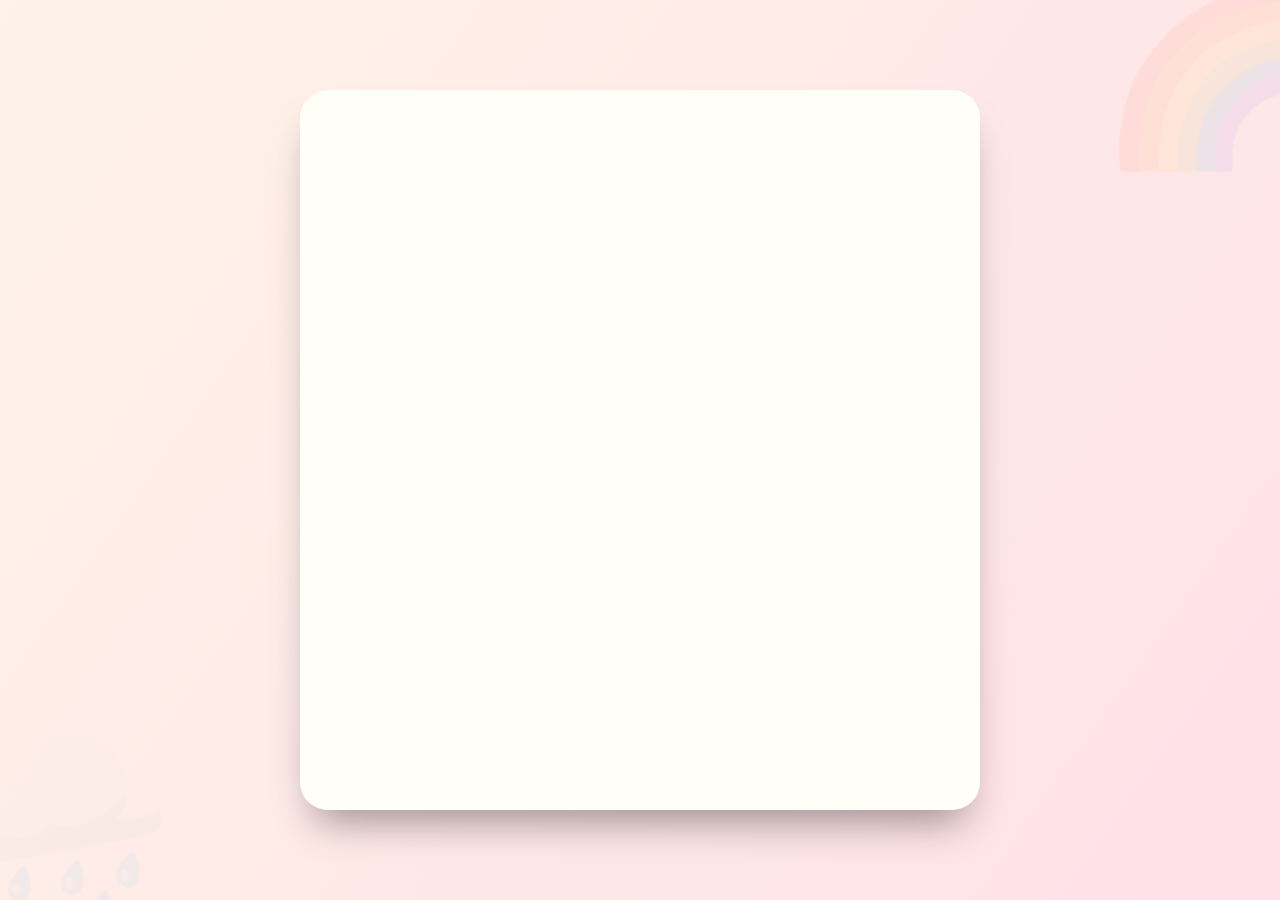
<file: ultah/index.html>
<!doctype html>
<html lang="id">
  <head>
    <meta charset="UTF-8" />
    <meta name="viewport" content="width=device-width, initial-scale=1.0, viewport-fit=cover" />
    <title>Surat untuk Dewi Sinta · Dari Refal · 16 Juli 2026</title>
    <link href="https://fonts.googleapis.com/css2?family=Inter:opsz,wght@14..32,300;400;500;600;700&family=Playfair+Display:ital,wght@0,400;0,500;1,400;1,500&display=swap" rel="stylesheet" />
    <style>
      * {
        margin: 0;
        padding: 0;
        box-sizing: border-box;
      }

      body {
        background: linear-gradient(125deg, #fef3e8 0%, #ffe0e7 100%);
        font-family: 'Inter', sans-serif;
        min-height: 100vh;
        display: flex;
        align-items: center;
        justify-content: center;
        padding: 1.2rem;
        position: relative;
        overflow-x: hidden;
      }

      body::before {
        content: '🌧️';
        font-size: 180px;
        position: fixed;
        bottom: -40px;
        left: -50px;
        opacity: 0.07;
        pointer-events: none;
        transform: rotate(-10deg);
        animation: floatIcon 20s infinite alternate;
      }

      body::after {
        content: '🌈';
        font-size: 170px;
        position: fixed;
        top: -30px;
        right: -30px;
        opacity: 0.07;
        pointer-events: none;
        animation: floatIcon 25s infinite alternate-reverse;
      }

      @keyframes floatIcon {
        0% {
          transform: translate(0, 0) rotate(0deg);
        }
        100% {
          transform: translate(15px, 15px) rotate(8deg);
        }
      }

      /* Container utama */
      .envelope-stage {
        max-width: 820px;
        width: 100%;
        position: relative;
        min-height: 600px;
        display: flex;
        justify-content: center;
        align-items: center;
        perspective: 1200px;
      }

      /* Amplop */
      .envelope {
        position: relative;
        width: 100%;
        max-width: 700px;
        background: #f9e5cf;
        border-radius: 20px;
        box-shadow: 0 20px 35px -15px rgba(0, 0, 0, 0.3);
        z-index: 10;
        transform-origin: center;
      }

      .envelope-body {
        background: #f7d9b5;
        border-radius: 16px;
        padding: 2rem 1rem 3rem;
        text-align: center;
        border: 1px solid #ecc897;
        position: relative;
        z-index: 1;
      }

      .envelope-flap {
        position: absolute;
        top: 0;
        left: 0;
        width: 100%;
        height: 0;
        background: #f3d2a8;
        clip-path: polygon(0% 0%, 100% 0%, 50% 55%);
        transform-origin: top;
        z-index: 20;
        animation: openFlap 0.8s cubic-bezier(0.68, -0.55, 0.27, 1.55) forwards;
        box-shadow: 0 2px 8px rgba(0, 0, 0, 0.05);
      }

      @keyframes openFlap {
        0% {
          height: 180px;
          clip-path: polygon(0% 0%, 100% 0%, 50% 55%);
          transform: rotateX(0deg);
        }
        100% {
          height: 180px;
          clip-path: polygon(0% 0%, 100% 0%, 50% 55%);
          transform: rotateX(-180deg);
          opacity: 0;
          visibility: hidden;
        }
      }

      .envelope-sticker {
        position: absolute;
        bottom: 20px;
        left: 50%;
        transform: translateX(-50%);
        font-size: 2rem;
        background: white;
        border-radius: 50%;
        padding: 0.2rem 0.5rem;
        box-shadow: 0 2px 8px rgba(0, 0, 0, 0.1);
        z-index: 15;
        pointer-events: none;
      }

      /* Kertas surat dengan scroll */
      .letter {
        position: absolute;
        top: 50%;
        left: 50%;
        transform: translate(-50%, -50%) scale(0.9);
        width: 92%;
        max-width: 680px;
        max-height: 80vh;
        background: #fffef7;
        border-radius: 28px;
        box-shadow: 0 25px 40px -15px rgba(0, 0, 0, 0.4);
        z-index: 25;
        opacity: 0;
        visibility: hidden;
        animation: letterPopOut 0.7s cubic-bezier(0.34, 1.2, 0.64, 1) 0.8s forwards;
        pointer-events: auto;
        overflow-y: auto;
        overflow-x: hidden;
        scrollbar-width: thin;
      }

      .letter::-webkit-scrollbar {
        width: 6px;
      }
      .letter::-webkit-scrollbar-track {
        background: #f1e2dc;
        border-radius: 10px;
      }
      .letter::-webkit-scrollbar-thumb {
        background: #c6849b;
        border-radius: 10px;
      }

      @keyframes letterPopOut {
        0% {
          opacity: 0;
          visibility: visible;
          transform: translate(-50%, 30%) scale(0.7);
        }
        60% {
          opacity: 1;
          transform: translate(-50%, -48%) scale(1.02);
        }
        100% {
          opacity: 1;
          visibility: visible;
          transform: translate(-50%, -50%) scale(1);
        }
      }

      /* Amplop memudar */
      .envelope {
        animation: fadeEnvelope 0.5s ease 1.2s forwards;
      }

      @keyframes fadeEnvelope {
        0% {
          opacity: 1;
          transform: scale(1);
        }
        100% {
          opacity: 0;
          transform: scale(0.8);
          visibility: hidden;
          display: none;
        }
      }

      /* Konten surat: awal tertutup */
      .card-inner {
        padding: 1.8rem 1.8rem 2rem;
        opacity: 0;
      }

      .letter.reveal-text .card-inner {
        animation: textFadeIn 1s ease forwards;
      }

      @keyframes textFadeIn {
        0% {
          opacity: 0;
        }
        100% {
          opacity: 1;
        }
      }

      /* Muncul bertahap */
      .letter.reveal-text .decoration {
        animation: slideUp 0.4s ease 0.1s forwards;
        opacity: 0;
      }
      .letter.reveal-text h1 {
        animation: slideUp 0.4s ease 0.2s forwards;
        opacity: 0;
      }
      .letter.reveal-text .birthday-badge {
        animation: slideUp 0.4s ease 0.3s forwards;
        opacity: 0;
      }
      .letter.reveal-text .salam {
        animation: slideUp 0.4s ease 0.4s forwards;
        opacity: 0;
      }
      .letter.reveal-text .message p:first-of-type {
        animation: slideUp 0.4s ease 0.5s forwards;
        opacity: 0;
      }
      .letter.reveal-text .refal-raw-message {
        animation: slideUp 0.4s ease 0.65s forwards;
        opacity: 0;
      }
      .letter.reveal-text .confession {
        animation: slideUp 0.4s ease 0.8s forwards;
        opacity: 0;
      }
      .letter.reveal-text .promise-box {
        animation: slideUp 0.4s ease 0.95s forwards;
        opacity: 0;
      }
      .letter.reveal-text .reminder {
        animation: slideUp 0.4s ease 1.1s forwards;
        opacity: 0;
      }
      .letter.reveal-text .next-button-container {
        animation: slideUp 0.4s ease 1.25s forwards;
        opacity: 0;
      }
      .letter.reveal-text .signature {
        animation: slideUp 0.4s ease 1.4s forwards;
        opacity: 0;
      }
      .letter.reveal-text footer {
        animation: slideUp 0.4s ease 1.55s forwards;
        opacity: 0;
      }

      @keyframes slideUp {
        from {
          opacity: 0;
          transform: translateY(20px);
        }
        to {
          opacity: 1;
          transform: translateY(0);
        }
      }

      /* Gaya dalam surat (sama seperti sebelumnya) */
      .decoration {
        text-align: center;
        font-size: 2rem;
        letter-spacing: 6px;
        margin-bottom: 0.3rem;
        opacity: 0.8;
      }
      h1 {
        font-family: 'Playfair Display', serif;
        font-size: 1.8rem;
        font-weight: 700;
        color: #aa4c6e;
        text-align: center;
        margin-bottom: 0.2rem;
        line-height: 1.2;
      }
      .birthday-badge {
        text-align: center;
        background: #fef0e8;
        display: inline-block;
        width: auto;
        margin: 0 auto 0.8rem;
        padding: 0.3rem 1.2rem;
        border-radius: 60px;
        font-size: 0.8rem;
        font-weight: 500;
        color: #b25b79;
      }
      .salam {
        text-align: center;
        margin-bottom: 1.2rem;
      }
      .salam span {
        background: #f7e5dd;
        padding: 0.2rem 1rem;
        border-radius: 50px;
        font-size: 0.85rem;
        font-weight: 500;
        color: #744253;
      }
      .message p {
        font-size: 0.95rem;
        line-height: 1.6;
        color: #2a2629;
        margin-bottom: 1rem;
      }
      .refal-raw-message {
        background: #fff5e8;
        border-radius: 28px;
        padding: 1rem 1.3rem;
        margin: 1.2rem 0;
        border: 1px solid #ffdbc9;
      }
      .refal-raw-message p {
        font-size: 0.92rem;
        line-height: 1.55;
        margin-bottom: 0.6rem;
      }
      .refal-raw-message .big-shout {
        font-size: 0.98rem;
        font-weight: 700;
        color: #b34164;
      }
      .refal-raw-message .pleading {
        font-size: 1rem;
        background: linear-gradient(135deg, #fad5e0, #fff0e0);
        display: inline-block;
        padding: 0.1rem 0.5rem;
        border-radius: 30px;
        font-weight: 800;
      }
      .confession {
        background: #fff2f0;
        padding: 1rem 1.2rem;
        border-radius: 28px;
        margin: 1.2rem 0;
        border-left: 6px solid #e685a3;
      }
      .maaf-besar {
        font-size: 1rem;
        font-weight: 800;
        color: #c43b62;
      }
      .promise-box {
        background: #fef6e9;
        border-radius: 24px;
        padding: 1rem 1.2rem;
        margin: 1.2rem 0;
      }
      .promise-box h3 {
        font-size: 1rem;
        font-weight: 700;
        color: #9b4b67;
        margin-bottom: 0.6rem;
        display: flex;
        align-items: center;
        gap: 6px;
      }
      .promise-box ul {
        list-style: none;
        padding-left: 0;
      }
      .promise-box li {
        margin-bottom: 0.5rem;
        display: flex;
        align-items: baseline;
        gap: 8px;
        font-size: 0.88rem;
      }
      .reminder {
        background: #fff9f5;
        border: 1px solid #ffe0e9;
        border-radius: 24px;
        padding: 0.8rem 1rem;
        text-align: center;
        margin: 1rem 0;
      }
      .btn-apology,
      .btn-next {
        background: none;
        border: none;
        font-family: inherit;
        font-size: 0.85rem;
        font-weight: 500;
        background-color: #fff0f2;
        padding: 0.5rem 1rem;
        border-radius: 50px;
        color: #b85a7a;
        cursor: pointer;
        transition: 0.2s;
        margin-top: 0.3rem;
        display: inline-flex;
        align-items: center;
        gap: 6px;
        text-decoration: none;
      }
      .btn-apology:hover,
      .btn-next:hover {
        background-color: #fde0e8;
        transform: scale(1.02);
      }
      .signature {
        margin-top: 1.5rem;
        text-align: right;
        border-top: 2px dashed #f7cfdf;
        padding-top: 1rem;
        font-family: 'Playfair Display', serif;
        font-size: 1rem;
        color: #ac6580;
      }
      .signature span {
        font-size: 0.75rem;
        display: block;
        font-weight: 400;
        color: #8a6877;
        margin-top: 4px;
      }
      footer {
        text-align: center;
        margin-top: 1.2rem;
        font-size: 0.65rem;
        color: #b88b9c;
      }
      .next-button-container {
        text-align: center;
        margin: 1rem 0;
      }
      @media (max-width: 550px) {
        .card-inner {
          padding: 1.2rem;
        }
        h1 {
          font-size: 1.5rem;
        }
        .letter {
          max-height: 85vh;
        }
      }
    </style>
  </head>
  <body>
    <div class="envelope-stage">
      <!-- Amplop -->
      <div class="envelope">
        <div class="envelope-flap"></div>
        <div class="envelope-body">
          <div style="padding: 20px 10px">
            <span style="font-size: 2.8rem">💌</span>
            <p style="margin-top: 0.8rem; font-family: 'Playfair Display'; font-size: 1rem; color: #9b5e3c">untuk Sinta</p>
            <p style="font-size: 0.75rem; margin-top: 0.3rem">✨ Surat dari Refal ✨</p>
          </div>
        </div>
        <div class="envelope-sticker">❤️</div>
      </div>

      <!-- Kertas surat (isi) -->
      <div class="letter" id="letterPaper">
        <div class="card-inner">
          <div class="decoration">🎂 🌧️ ➡️ 🌈</div>
          <h1>Selamat Ulang Tahun,<br />Dewi Sinta</h1>
          <div style="text-align: center"><div class="birthday-badge">✨ Surat dari mantan tukang bully yang menyesal ✨ · 16 Juli 2026</div></div>
          <div class="salam"><span>💌 Untuk Sinta – yang dulu sering aku sakiti</span></div>
          <div class="message">
            <p>
              Hari ini, <strong>16 Juli 2026</strong>, adalah harimu. Sebelum kamu membaca ucapan selamat yang biasa, aku harus ngakuin semua dengan jujur. Aku <strong>Refal, tukang bully yang dulu sering banget nyakitin kamu</strong>. Aku
              yang suka panggil kamu <strong>"cengeng"</strong>, aku yang ikut ngejek, nge-bully, sampe bikin kamu nangis diam-diam. Itu semua perbuatan terkutuk, dan aku malu banget jadi orang kayak gitu.
            </p>
          </div>

          <div class="refal-raw-message">
            <p>🗣️ <strong>Refal bicara langsung dari hati:</strong></p>
            <p>“Walaupun gw bully <strong>jangan di bawa hati banget ya</strong>, hati lu kan sensitif — aku tau semuanya kok, sifat kamu gimana, sikap, kelakuan, perilaku. 💔</p>
            <p>Aku maunya <strong>komunikasi dari nol lagi</strong>. Maafin kalo udah buat kamu nangis, aku ga tega liatnya. Serius, gw merasa nyaman banget sama lu, ga tau ngapa rasanya tuh beda.</p>
            <p class="big-shout">💥 <strong>PLIZZZZZZZZZZZZ BANGET JAGA KOMUNIKASI YAAAAAAAAAAAAAAAAAA</strong> 💥</p>
            <p>AKU YANG DULU MAU BERUBAH MENJADI LEBIH BAIK LAGI. <span class="pleading">MAAFIN YAAAAAAAAAAAAAA</span> 🙏✨</p>
            <p style="font-size: 0.8rem; margin-top: 6px">— Ini aku, Refal yang sedang berusaha mati-matian.</p>
          </div>

          <div class="confession">
            <p>
              🙇‍♂️ <strong>Maafin aku, Sinta.</strong> Maaf karena aku pikir mengejek itu keren. Maaf karena aku buta sama perasaanmu. Setiap kali kamu nangis dan aku malah ketawa – itu adalah sisi terburuk diriku. Kamu bukan "cengeng". Kamu
              manusia berharga yang punya perasaan, sementara aku dulu kayak monster.
            </p>
            <p class="maaf-besar">MAAF BANGET... MAAF SEBESAR-BESARNYA... MAAF SAMPE BILANG MAAF BERULANG KALI!!!</p>
          </div>

          <div class="promise-box">
            <h3>📜 Janji Refal (mantan bully) mulai sekarang:</h3>
            <ul>
              <li>🛑 <strong>Tidak akan pernah lagi mengejek atau menyebut "cengeng"</strong> – atau kata kasar apapun ke siapapun.</li>
              <li>🤝 <strong>Membela korban bully</strong>, bukan malah jadi pelaku.</li>
              <li>💬 <strong>Menjaga komunikasi yang sehat</strong> – mendengar, bukan merendahkan.</li>
              <li>🎂 <strong>Membantumu bahagia</strong> karena kamu layak mendapatkan kebaikan.</li>
              <li>🌱 <strong>Terus belajar jadi manusia</strong> yang tidak menyakiti lagi.</li>
            </ul>
          </div>

          <div class="reminder">
            <p>🌟 <strong>“Sinta, aku tidak akan memaksamu memaafkan. Tapi izinkan aku menunjukkan bahwa aku bisa berubah. Selamat ulang tahun, 16 Juli 2026. Kamu kuat, kamu hebat.”</strong></p>
            <button class="btn-apology" id="maafButton">🙏 Kirim pelukan maaf dari Refal</button>
          </div>

          <div class="next-button-container">
            <a href="surat2.html" class="btn-next">➡️ SELANJUTNYA → SURAT MAAF LEBIH DALAM ⬅️</a>
          </div>

          <div class="signature">
            ❤️‍🩹 Dengan penyesalan, kenyamanan yang aneh, dan tekad baru,
            <span>Refal – yang dulu tukang bully, sekarang sedang berusaha jadi sahabat yang pantas untukmu · 16 Juli 2026</span>
          </div>
          <footer>🕊️ Kamu berhak bahagia, Sinta. Tolong jaga komunikasi ya... plis banget.</footer>
        </div>
      </div>
    </div>

    <script>
      // Efek tombol "Kirim pelukan maaf"
      document.getElementById('maafButton')?.addEventListener('click', function (e) {
        e.preventDefault();
        const btn = this;
        const originalText = btn.innerHTML;
        btn.innerHTML = '💝 MAAF TULUS DARI HATI... TERIMA KASIH SUDAH MEMBACA';
        btn.style.background = '#f7d0dd';
        btn.style.color = '#9e4162';
        const notif = document.createElement('div');
        notif.innerText = '🙇 Refal: "Maafin aku, Sinta. Aku nyaman banget sama kamu, tolong jaga komunikasi ya? Aku berubah demi kebaikan. Selamat ulang tahun 16 Juli 2026!"';
        notif.style.position = 'fixed';
        notif.style.bottom = '30px';
        notif.style.left = '50%';
        notif.style.transform = 'translateX(-50%)';
        notif.style.backgroundColor = '#e2a1b5';
        notif.style.color = '#2d1c23';
        notif.style.padding = '12px 26px';
        notif.style.borderRadius = '60px';
        notif.style.fontSize = '0.85rem';
        notif.style.fontWeight = '500';
        notif.style.boxShadow = '0 6px 18px rgba(0,0,0,0.1)';
        notif.style.zIndex = '999';
        notif.style.fontFamily = "'Inter', sans-serif";
        notif.style.backdropFilter = 'blur(4px)';
        notif.style.textAlign = 'center';
        document.body.appendChild(notif);
        setTimeout(() => {
          notif.style.opacity = '0';
          notif.style.transition = 'opacity 0.5s';
          setTimeout(() => notif.remove(), 500);
        }, 4200);
        setTimeout(() => {
          btn.innerHTML = originalText;
          btn.style.background = '#fff0f2';
          btn.style.color = '#b85a7a';
        }, 2800);
      });

      // Animasi buka surat: setelah kertas keluar, tampilkan teks bertahap
      window.addEventListener('load', () => {
        const letter = document.getElementById('letterPaper');
        setTimeout(() => {
          if (letter) {
            letter.classList.add('reveal-text');
          }
        }, 1600);
      });
    </script>
  </body>
</html>
</file>
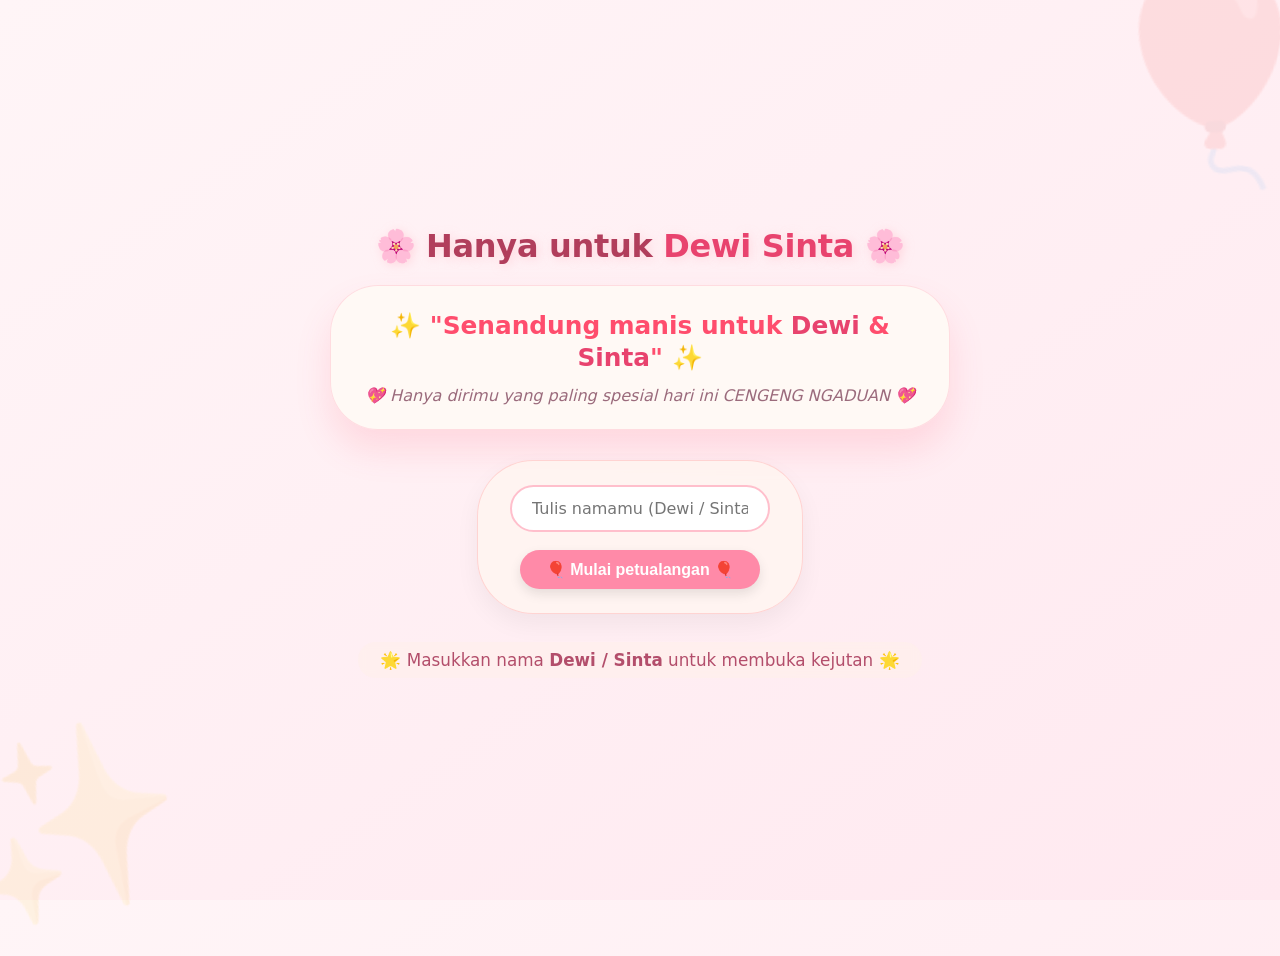
<file: project gabut/hadiah/index.html>
<!doctype html>
<html lang="id">
  <head>
    <meta charset="UTF-8" />
    <meta name="viewport" content="width=device-width, initial-scale=1.0, user-scalable=no" />
    <title>🌸 Khusus Dewi Sinta • Kejutan Manis 🌸</title>
    <style>
      * {
        user-select: none;
        box-sizing: border-box;
      }

      body {
        margin: 0;
        padding: 0;
        font-family:
          'Poppins',
          system-ui,
          -apple-system,
          'Segoe UI',
          sans-serif;
        background: linear-gradient(145deg, #fff5f7 0%, #ffe9f0 100%);
        display: flex;
        justify-content: center;
        align-items: center;
        height: 100vh;
        overflow: hidden;
        position: relative;
      }

      /* background decorative */
      body::before {
        content: '✨';
        font-size: 180px;
        position: absolute;
        bottom: -30px;
        left: -40px;
        opacity: 0.1;
        pointer-events: none;
        transform: rotate(-15deg);
      }
      body::after {
        content: '🎈';
        font-size: 200px;
        position: absolute;
        top: -50px;
        right: -50px;
        opacity: 0.1;
        pointer-events: none;
        transform: rotate(10deg);
      }

      #wrap {
        text-align: center;
        position: relative;
        width: 100%;
        height: 100%;
        display: flex;
        flex-direction: column;
        justify-content: center;
        align-items: center;
        z-index: 2;
      }

      h1 {
        font-size: 2rem;
        color: #b13e5c;
        margin-bottom: 20px;
        text-shadow: 2px 2px 10px rgba(255, 200, 210, 0.6);
        letter-spacing: -0.3px;
        font-weight: 600;
      }

      /* Teks tengah dengan kartu */
      .quote-container {
        max-width: 620px;
        margin: 0 auto 30px;
        padding: 24px 20px;
        background: rgba(255, 250, 245, 0.9);
        backdrop-filter: blur(2px);
        border-radius: 48px;
        box-shadow: 0 20px 35px rgba(255, 80, 110, 0.15);
        border: 1px solid rgba(255, 200, 210, 0.6);
      }

      .quote {
        font-size: 1.55rem;
        font-weight: 700;
        color: #ff4d6d;
        margin-bottom: 12px;
        line-height: 1.3;
      }

      .sub-quote {
        font-size: 1rem;
        color: #9b6b7c;
        font-style: italic;
        font-weight: 500;
      }

      /* Tombol kabur (versi lebih jinak) */
      #btn {
        padding: 14px 32px;
        background: #ff4d6d;
        border: none;
        color: white;
        border-radius: 60px;
        font-size: 1.2rem;
        font-weight: bold;
        cursor: pointer;
        position: absolute;
        display: none;
        box-shadow: 0 12px 20px rgba(255, 60, 100, 0.4);
        transition: all 0.18s cubic-bezier(0.2, 0.9, 0.4, 1.1);
        letter-spacing: 0.5px;
        z-index: 99;
        white-space: nowrap;
        border: 1px solid rgba(255, 255, 255, 0.5);
      }

      #btn:hover {
        background: #ff2a55;
        transform: scale(1.02);
        box-shadow: 0 15px 25px rgba(255, 60, 100, 0.5);
      }

      /* Input nama dan tombol mulai - kartu manis */
      #nameBox {
        background: rgba(255, 245, 240, 0.8);
        backdrop-filter: blur(8px);
        padding: 24px 32px;
        border-radius: 56px;
        box-shadow: 0 10px 25px rgba(0, 0, 0, 0.05);
        border: 1px solid rgba(255, 180, 180, 0.5);
        transition: all 0.2s;
      }

      #nameBox input {
        padding: 12px 20px;
        font-size: 1rem;
        border-radius: 60px;
        border: 2px solid #ffbfcc;
        background: white;
        width: 260px;
        font-family: inherit;
        text-align: center;
        outline: none;
        transition: 0.2s;
      }

      #nameBox input:focus {
        border-color: #ff4d6d;
        box-shadow: 0 0 0 3px rgba(255, 77, 109, 0.2);
      }

      #start {
        margin-top: 18px;
        padding: 10px 26px;
        background: #ff8aa8;
        color: white;
        border: none;
        border-radius: 60px;
        cursor: pointer;
        font-size: 1rem;
        font-weight: 600;
        transition: 0.2s;
        box-shadow: 0 5px 12px rgba(0, 0, 0, 0.1);
      }

      #start:hover {
        background: #ff6b8f;
        transform: scale(0.97);
      }

      /* Notifikasi lucu di bawah */
      #notif {
        margin-top: 28px;
        color: #b34e6b;
        font-size: 1.05rem;
        font-weight: 500;
        background: rgba(255, 240, 235, 0.7);
        backdrop-filter: blur(4px);
        padding: 8px 22px;
        border-radius: 60px;
        display: inline-block;
        max-width: 80%;
        transition: 0.1s;
      }

      .dewispark {
        font-weight: 600;
        color: #e8436e;
      }

      /* animasi warning */
      @keyframes shake {
        0% {
          transform: translateX(0);
        }
        25% {
          transform: translateX(-5px);
        }
        75% {
          transform: translateX(5px);
        }
        100% {
          transform: translateX(0);
        }
      }
      .warning-shake {
        animation: shake 0.3s ease-in-out 0s 2;
        background-color: #ffe0e0 !important;
        border-color: #ff4d6d !important;
      }
    </style>
  </head>
  <body>
    <div id="wrap">
      <h1>🌸 Hanya untuk <span class="dewispark">Dewi Sinta</span> 🌸</h1>

      <!-- Teks motivasi dengan nama Dewi & Sinta -->
      <div class="quote-container">
        <div class="quote">✨ "Senandung manis untuk <span class="dewispark">Dewi</span> & <span class="dewispark">Sinta</span>" ✨</div>
        <div class="sub-quote">💖 Hanya dirimu yang paling spesial hari ini CENGENG NGADUAN 💖</div>
      </div>

      <!-- Area input nama (hanya Dewi Sinta yang diterima) -->
      <div id="nameBox">
        <input type="text" id="nama" placeholder="Tulis namamu (Dewi / Sinta)..." autocomplete="off" />
        <br />
        <button id="start">🎈 Mulai petualangan 🎈</button>
      </div>

      <p id="notif">🌟 Masukkan nama <strong>Dewi Sinta</strong> (atau Dewi / Sinta) untuk melanjutkan 🌟</p>

      <!-- Tombol yang akan "kabur" dengan santai -->
      <button id="btn">🎂 Pencet Aku! 🎂</button>
    </div>

    <script>
      (function () {
        // ========== ELEMENTS ==========
        const btn = document.getElementById('btn');
        const startBtn = document.getElementById('start');
        const namaInput = document.getElementById('nama');
        const notifDiv = document.getElementById('notif');
        const nameBoxDiv = document.getElementById('nameBox');

        // state permainan
        let clickCount = 0;
        let userName = '';
        let isMovingScheduled = false;
        let moveTimeoutId = null;

        // ========== VALIDASI NAMA : HARUS DEWI ATAU SINTA (atau keduanya) ==========
        function isNamaDewiSinta(nama) {
          if (!nama) return false;
          const lowerName = nama.toLowerCase().trim();
          // Daftar kata kunci yang mewakili "Dewi Sinta"
          // Biar fleksibel tapi tetap eksklusif: mengandung "dewi" ATAU "sinta"
          // Namun lebih baik mengandung minimal salah satu dari ["dewi", "sinta"]
          // dan tidak mengandung kata lain yang jelas bukan? Tapi biar sederhana:
          // Jika mengandung "dewi" atau "sinta", dianggap sah.
          // (Karena bisa saja "Dewi", "Sinta", "Dewi Sinta", "Sinta Dewi", "mbak Dewi", "kak Sinta")
          // Tapi sesuai permintaan "namanya selain dia nama tidak sesuai" -> "dia" adalah Dewi Sinta.
          // Jadi harus memastikan panggilan mengacu ke Dewi Sinta.
          // Gunakan aturan: nama harus mengandung SETIDAKNYA SATU dari ["dewi", "sinta"].
          // Namun jika nama kosong atau hanya "budi", "ayu", dll => tidak sesuai.
          const hasDewi = lowerName.includes('dewi');
          const hasSinta = lowerName.includes('sinta');
          if (hasDewi || hasSinta) {
            return true;
          }
          // Kecuali jika nama persis "dewinta" atau "sintadewi" mungkin? sudah include.
          return false;
        }

        // Efek getar pada input jika nama tidak sesuai
        function shakeInput() {
          namaInput.classList.add('warning-shake');
          setTimeout(() => {
            namaInput.classList.remove('warning-shake');
          }, 600);
        }

        // ========== GENTLE EVADE (KABUR LEMBUT) ==========
        const EVADE_RADIUS = 75;
        const MOVE_DELAY_OPTIONS = [480, 580, 680, 780, 520, 620, 720];

        function getRandomDelay() {
          return MOVE_DELAY_OPTIONS[Math.floor(Math.random() * MOVE_DELAY_OPTIONS.length)];
        }

        function getRandomPositionWithinBounds() {
          const btnWidth = btn.offsetWidth;
          const btnHeight = btn.offsetHeight;
          const maxLeft = Math.max(0, window.innerWidth - btnWidth - 15);
          const maxTop = Math.max(0, window.innerHeight - btnHeight - 15);
          const minLeft = 15;
          const minTop = 15;
          let randX = Math.random() * (maxLeft - minLeft + 1) + minLeft;
          let randY = Math.random() * (maxTop - minTop + 1) + minTop;
          randX = Math.min(maxLeft, Math.max(minLeft, randX));
          randY = Math.min(maxTop, Math.max(minTop, randY));
          return { x: randX, y: randY };
        }

        function moveButtonRandomly() {
          if (!btn || btn.style.display !== 'inline-block') return;
          const { x, y } = getRandomPositionWithinBounds();
          btn.style.left = x + 'px';
          btn.style.top = y + 'px';
        }

        function gentleEvade(e) {
          if (btn.style.display !== 'inline-block') return;
          if (isMovingScheduled) return;

          const rect = btn.getBoundingClientRect();
          const centerX = rect.left + rect.width / 2;
          const centerY = rect.top + rect.height / 2;
          const mouseX = e.clientX;
          const mouseY = e.clientY;
          const distance = Math.sqrt((mouseX - centerX) ** 2 + (mouseY - centerY) ** 2);

          if (distance < EVADE_RADIUS) {
            isMovingScheduled = true;
            const delayTime = getRandomDelay();
            if (moveTimeoutId) clearTimeout(moveTimeoutId);

            if (clickCount < 19) {
              notifDiv.innerHTML = `😉 ${userName ? userName : 'Dewi Sinta'} hampir kena! Tombol pindah sebentar... santai aja 😄`;
              setTimeout(() => {
                if (clickCount < 20 && btn.style.display === 'inline-block') {
                  notifDiv.innerHTML = `✨ Ayo ${userName.split(' ')[0] || 'Sayang'}! tekan tombol pinknya ✨ (${clickCount}/20)`;
                }
              }, 800);
            }

            moveTimeoutId = setTimeout(() => {
              moveButtonRandomly();
              isMovingScheduled = false;
              moveTimeoutId = null;
              if (clickCount < 20 && btn.style.display === 'inline-block') {
                notifDiv.innerHTML = `🌀 Tombol pindah pelan, kejar lagi ya ${userName.split(' ')[0] || 'Sinta'}! 🌀`;
                setTimeout(() => {
                  if (clickCount < 20 && btn.style.display === 'inline-block') {
                    notifDiv.innerHTML = `🎯 ${userName} (${clickCount}/20) • semangat! 🎯`;
                  }
                }, 1200);
              }
            }, delayTime);
          }
        }

        // ========== CLICK HANDLER (TEKAN TOMBOL) ==========
        function onButtonClick() {
          if (!userName) return;

          clickCount++;
          btn.style.transform = 'scale(0.96)';
          setTimeout(() => {
            if (btn) btn.style.transform = '';
          }, 120);

          if (clickCount < 20) {
            notifDiv.innerHTML = `🎉 Klik ke-${clickCount}! ${userName} hebat! tinggal ${20 - clickCount} lagi 🎉`;
          }

          moveButtonRandomly();

          if (moveTimeoutId) {
            clearTimeout(moveTimeoutId);
            moveTimeoutId = null;
            isMovingScheduled = false;
          }

          // SAAT MENCAPAI 20 KLIK
          if (clickCount === 20) {
            btn.removeEventListener('mousemove', gentleEvade);
            if (moveTimeoutId) clearTimeout(moveTimeoutId);
            isMovingScheduled = false;

            // Prompt tanya nama yang berulang tahun, default "Dewi Sinta"
            const defaultCeleb = 'Dewi Sinta';
            let celebrationName = prompt(`🎂🎉 Selamat! ${userName} berhasil 20 kali! 🎉🎂\nSiapa yang berulang tahun hari ini?`, defaultCeleb);
            if (celebrationName && celebrationName.trim() !== '') {
              celebrationName = celebrationName.trim();
              alert(`✨✨✨ YEEY! Selamat Ulang Tahun, ${celebrationName}! 🎂🎈\nDari ${userName} dengan cinta untuk Dewi Sinta ✨✨✨`);
            } else {
              alert(`🎊🎈 Hore! Selamat merayakan hari spesial untuk DEWI SINTA! Kamu luar biasa, ${userName}! 🎈🎊`);
            }

            notifDiv.innerHTML = `💖 Berhasil! ${userName} merayakan untuk DEWI SINTA. Mengalihkan ke kejutan... 💖`;
            setTimeout(() => {
              window.location.href = 'ultah.html';
            }, 800);
          }
        }

        // ========== MEMULAI GAME (DENGAN VALIDASI NAMA) ==========
        function startGame() {
          let rawName = namaInput.value.trim();

          // VALIDASI KETAT: nama harus mengandung "dewi" ATAU "sinta"
          if (!isNamaDewiSinta(rawName)) {
            // Nama tidak sesuai! Tampilkan peringatan
            notifDiv.innerHTML = `⚠️ ${rawName ? `"${rawName}"` : 'Kosong'} bukan nama yang diizinkan. Hanya untuk Dewi / Sinta! ⚠️`;
            shakeInput();
            // Efek kedip merah pada notif
            notifDiv.style.backgroundColor = '#ffe0e0';
            setTimeout(() => {
              notifDiv.style.backgroundColor = '';
            }, 600);
            alert(`🌸 Maaf, hanya Dewi Sinta (atau panggilan Dewi / Sinta) yang bisa melanjutkan.🌸\nSilakan masukkan nama yang sesuai.`);
            return;
          }

          // Jika valid, ambil nama asli (biarkan sesuai input)
          userName = rawName;

          // Sembunyikan komponen awal
          document.getElementById('nameBox').style.display = 'none';
          document.querySelector('.quote-container').style.display = 'none';

          // tampilkan tombol
          btn.style.display = 'inline-block';
          clickCount = 0;

          // posisi awal tombol (tengah bawah)
          const btnWidth = btn.offsetWidth;
          const btnHeight = btn.offsetHeight;
          let startX = (window.innerWidth - btnWidth) / 2;
          let startY = window.innerHeight - btnHeight - 60;
          btn.style.left = Math.max(15, startX) + 'px';
          btn.style.top = Math.max(20, startY) + 'px';

          const finalPos = getRandomPositionWithinBounds();
          if (startY < 20 || startX < 10) {
            btn.style.left = finalPos.x + 'px';
            btn.style.top = finalPos.y + 'px';
          }

          // sapaan personal dengan nama valid
          let panggilan = userName;
          if (userName.toLowerCase().includes('dewi')) panggilan = 'Dewi yang manis';
          else if (userName.toLowerCase().includes('sinta')) panggilan = 'Sinta cantik';
          else panggilan = userName;

          notifDiv.innerHTML = `🎈 Hai ${panggilan}! Tekan tombol pink 20 kali. Tenang, geraknya pelan kok! 🎈`;

          if (moveTimeoutId) {
            clearTimeout(moveTimeoutId);
            moveTimeoutId = null;
          }
          isMovingScheduled = false;

          btn.addEventListener('mousemove', gentleEvade);
          btn.addEventListener('click', onButtonClick);
        }

        // Fungsi menjaga tombol tetap di layar saat resize
        function keepButtonInsideWindow() {
          if (btn.style.display !== 'inline-block') return;
          const rect = btn.getBoundingClientRect();
          const btnW = btn.offsetWidth;
          const btnH = btn.offsetHeight;
          let newLeft = rect.left;
          let newTop = rect.top;
          let needsUpdate = false;

          const maxLeft = window.innerWidth - btnW - 10;
          const maxTop = window.innerHeight - btnH - 10;
          if (newLeft < 8) {
            newLeft = 8;
            needsUpdate = true;
          }
          if (newTop < 8) {
            newTop = 8;
            needsUpdate = true;
          }
          if (newLeft > maxLeft) {
            newLeft = maxLeft;
            needsUpdate = true;
          }
          if (newTop > maxTop) {
            newTop = maxTop;
            needsUpdate = true;
          }

          if (needsUpdate) {
            btn.style.left = newLeft + 'px';
            btn.style.top = newTop + 'px';
          }
        }

        window.addEventListener('resize', () => {
          if (btn.style.display === 'inline-block') keepButtonInsideWindow();
        });

        // Event listener start
        startBtn.addEventListener('click', startGame);

        // Enter pada input
        namaInput.addEventListener('keypress', (e) => {
          if (e.key === 'Enter') {
            e.preventDefault();
            startGame();
          }
        });

        // Tombol awalnya tersembunyi
        btn.style.display = 'none';
        btn.style.position = 'absolute';

        // Pesan tambahan untuk mengingatkan aturan nama
        notifDiv.innerHTML = '🌟 Masukkan nama <strong>Dewi / Sinta</strong> untuk membuka kejutan 🌟';

        // Bonus: validasi live saat mengetik (hanya edukatif, tidak memblokir)
        namaInput.addEventListener('input', function () {
          const currentVal = this.value.trim();
          if (currentVal !== '' && !isNamaDewiSinta(currentVal)) {
            notifDiv.innerHTML = "⚠️ Nama tidak dikenali. Harus mengandung 'Dewi' atau 'Sinta' ⚠️";
            notifDiv.style.opacity = '0.9';
          } else if (currentVal !== '') {
            notifDiv.innerHTML = `✅ Nama diterima! Klik "Mulai petualangan" ${currentVal} ✅`;
          } else {
            notifDiv.innerHTML = '🌟 Masukkan nama Dewi / Sinta untuk melanjutkan 🌟';
          }
        });
      })();
    </script>
  </body>
</html>
</file>
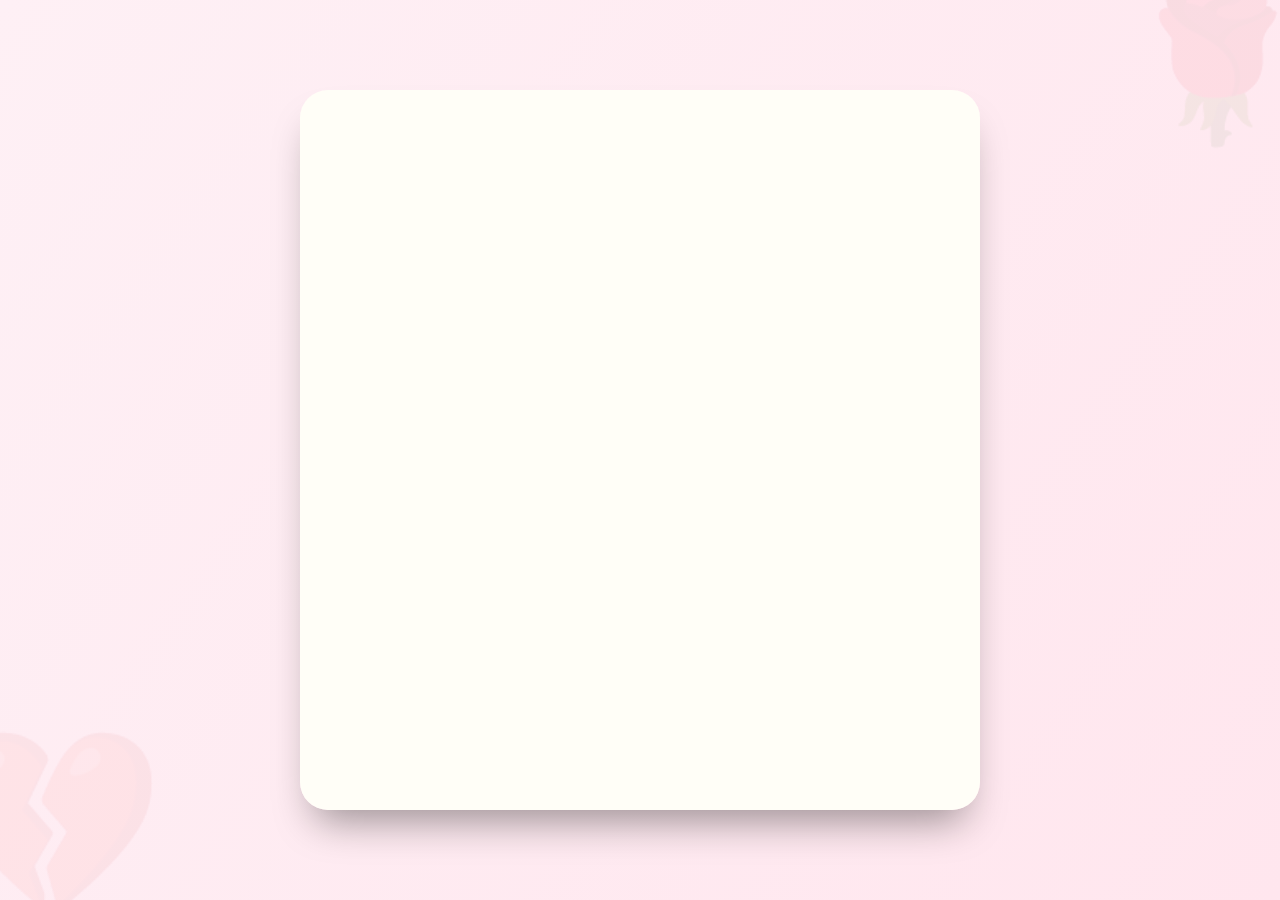
<file: ultah/surat2.html>
<!doctype html>
<html lang="id">
  <head>
    <meta charset="UTF-8" />
    <meta name="viewport" content="width=device-width, initial-scale=1.0, viewport-fit=cover" />
    <title>Maaf Lebih Dalam · Refal untuk Sinta · 16 Juli 2026</title>
    <link href="https://fonts.googleapis.com/css2?family=Inter:opsz,wght@14..32,300;400;500;600;700&family=Playfair+Display:ital,wght@0,400;0,500;1,400;1,500&display=swap" rel="stylesheet" />
    <style>
      * {
        margin: 0;
        padding: 0;
        box-sizing: border-box;
      }

      body {
        background: linear-gradient(125deg, #fef0f5 0%, #ffe6ee 100%);
        font-family: 'Inter', sans-serif;
        min-height: 100vh;
        display: flex;
        align-items: center;
        justify-content: center;
        padding: 1.2rem;
        position: relative;
        overflow-x: hidden;
      }

      /* Dekorasi latar belakang */
      body::before {
        content: '💔';
        font-size: 180px;
        position: fixed;
        bottom: -30px;
        left: -60px;
        opacity: 0.06;
        pointer-events: none;
        animation: floatIcon 20s infinite alternate ease-in-out;
      }

      body::after {
        content: '🌹';
        font-size: 150px;
        position: fixed;
        top: -30px;
        right: -30px;
        opacity: 0.06;
        pointer-events: none;
        animation: floatIcon 25s infinite alternate-reverse ease-in-out;
      }

      @keyframes floatIcon {
        0% {
          transform: translate(0, 0) rotate(0deg);
        }
        100% {
          transform: translate(20px, 20px) rotate(10deg);
        }
      }

      /* Container utama */
      .envelope-stage {
        max-width: 820px;
        width: 100%;
        position: relative;
        min-height: 600px;
        display: flex;
        justify-content: center;
        align-items: center;
        perspective: 1200px;
      }

      /* Amplop */
      .envelope {
        position: relative;
        width: 100%;
        max-width: 700px;
        background: #f9e5cf;
        border-radius: 20px;
        box-shadow: 0 20px 35px -15px rgba(0, 0, 0, 0.3);
        z-index: 10;
        transform-origin: center;
      }

      .envelope-body {
        background: #f7d9b5;
        border-radius: 16px;
        padding: 2rem 1rem 3rem;
        text-align: center;
        border: 1px solid #ecc897;
        position: relative;
        z-index: 1;
      }

      /* Penutup amplop (flap) */
      .envelope-flap {
        position: absolute;
        top: 0;
        left: 0;
        width: 100%;
        height: 0;
        background: #f3d2a8;
        clip-path: polygon(0% 0%, 100% 0%, 50% 55%);
        transform-origin: top;
        z-index: 20;
        animation: openFlap 0.8s cubic-bezier(0.68, -0.55, 0.27, 1.55) forwards;
        box-shadow: 0 2px 8px rgba(0, 0, 0, 0.05);
      }

      @keyframes openFlap {
        0% {
          height: 180px;
          clip-path: polygon(0% 0%, 100% 0%, 50% 55%);
          transform: rotateX(0deg);
        }
        100% {
          height: 180px;
          clip-path: polygon(0% 0%, 100% 0%, 50% 55%);
          transform: rotateX(-180deg);
          opacity: 0;
          visibility: hidden;
        }
      }

      .envelope-sticker {
        position: absolute;
        bottom: 20px;
        left: 50%;
        transform: translateX(-50%);
        font-size: 2rem;
        background: white;
        border-radius: 50%;
        padding: 0.2rem 0.5rem;
        box-shadow: 0 2px 8px rgba(0, 0, 0, 0.1);
        z-index: 15;
        pointer-events: none;
      }

      /* Kertas surat yang akan keluar - DENGAN SCROLL VERTICAL */
      .letter {
        position: absolute;
        top: 50%;
        left: 50%;
        transform: translate(-50%, -50%) scale(0.9);
        width: 92%;
        max-width: 680px;
        max-height: 80vh; /* batas tinggi 80% viewport */
        background: #fffef7;
        border-radius: 28px;
        box-shadow: 0 25px 40px -15px rgba(0, 0, 0, 0.4);
        z-index: 25;
        opacity: 0;
        visibility: hidden;
        animation: letterPopOut 0.7s cubic-bezier(0.34, 1.2, 0.64, 1) 0.8s forwards;
        pointer-events: auto;
        overflow-y: auto; /* SCROLL VERTICAL */
        overflow-x: hidden;
        scrollbar-width: thin;
      }

      /* Styling scrollbar cantik */
      .letter::-webkit-scrollbar {
        width: 6px;
      }
      .letter::-webkit-scrollbar-track {
        background: #f1e2dc;
        border-radius: 10px;
      }
      .letter::-webkit-scrollbar-thumb {
        background: #c6849b;
        border-radius: 10px;
      }

      @keyframes letterPopOut {
        0% {
          opacity: 0;
          visibility: visible;
          transform: translate(-50%, 30%) scale(0.7);
        }
        60% {
          opacity: 1;
          transform: translate(-50%, -48%) scale(1.02);
        }
        100% {
          opacity: 1;
          visibility: visible;
          transform: translate(-50%, -50%) scale(1);
        }
      }

      /* Amplop memudar setelah kertas keluar */
      .envelope {
        animation: fadeEnvelope 0.5s ease 1.2s forwards;
      }

      @keyframes fadeEnvelope {
        0% {
          opacity: 1;
          transform: scale(1);
        }
        100% {
          opacity: 0;
          transform: scale(0.8);
          visibility: hidden;
          display: none;
        }
      }

      /* ISI SURAT: AWALNYA TERTUTUP */
      .card-inner {
        padding: 1.8rem 1.8rem 2rem;
        opacity: 0;
      }

      /* Setelah kertas keluar, tulisan muncul bertahap */
      .letter.reveal-text .card-inner {
        animation: textFadeIn 1s ease forwards;
      }

      @keyframes textFadeIn {
        0% {
          opacity: 0;
        }
        100% {
          opacity: 1;
        }
      }

      /* Efek slide up untuk setiap elemen */
      .letter.reveal-text h1 {
        animation: slideUp 0.4s ease 0.1s forwards;
        opacity: 0;
      }
      .letter.reveal-text .sub {
        animation: slideUp 0.4s ease 0.2s forwards;
        opacity: 0;
      }
      .letter.reveal-text .deep-message p:first-of-type {
        animation: slideUp 0.4s ease 0.3s forwards;
        opacity: 0;
      }
      .letter.reveal-text .deep-message p:nth-of-type(2) {
        animation: slideUp 0.4s ease 0.4s forwards;
        opacity: 0;
      }
      .letter.reveal-text .heartfelt {
        animation: slideUp 0.4s ease 0.5s forwards;
        opacity: 0;
      }
      .letter.reveal-text .big-apology {
        animation: slideUp 0.4s ease 0.7s forwards;
        opacity: 0;
      }
      .letter.reveal-text .deep-message p:nth-of-type(3) {
        animation: slideUp 0.4s ease 0.85s forwards;
        opacity: 0;
      }
      .letter.reveal-text .poem {
        animation: slideUp 0.4s ease 1s forwards;
        opacity: 0;
      }
      .letter.reveal-text .deep-message p:nth-of-type(4) {
        animation: slideUp 0.4s ease 1.15s forwards;
        opacity: 0;
      }
      .letter.reveal-text .deep-message p:last-of-type {
        animation: slideUp 0.4s ease 1.3s forwards;
        opacity: 0;
      }
      .letter.reveal-text .btn-group {
        animation: slideUp 0.4s ease 1.45s forwards;
        opacity: 0;
      }
      .letter.reveal-text footer {
        animation: slideUp 0.4s ease 1.55s forwards;
        opacity: 0;
      }

      @keyframes slideUp {
        from {
          opacity: 0;
          transform: translateY(20px);
        }
        to {
          opacity: 1;
          transform: translateY(0);
        }
      }

      /* Gaya tulisan di dalam surat */
      h1 {
        font-family: 'Playfair Display', serif;
        font-size: 1.8rem;
        font-weight: 700;
        color: #b34e6e;
        text-align: center;
        margin-bottom: 0.5rem;
      }

      .sub {
        text-align: center;
        color: #b97f92;
        margin-bottom: 1.5rem;
        font-size: 0.85rem;
        border-bottom: 1px solid #ffe0e9;
        display: inline-block;
        width: auto;
        margin-left: auto;
        margin-right: auto;
        padding-bottom: 6px;
      }

      .deep-message p {
        font-size: 0.96rem;
        line-height: 1.65;
        margin-bottom: 1rem;
        color: #2e2327;
      }

      .deep-message strong {
        color: #c43b62;
      }

      .heartfelt {
        background: #fff7f0;
        padding: 1rem 1.4rem;
        border-radius: 32px;
        margin: 1.2rem 0;
        border-left: 8px solid #f09dbb;
      }

      .big-apology {
        font-size: 1.2rem;
        font-weight: 800;
        text-align: center;
        color: #b42b57;
        background: #ffeef4;
        padding: 0.8rem;
        border-radius: 50px;
        margin: 1rem 0;
      }

      .poem {
        font-style: italic;
        background: #fef3e9;
        padding: 1rem;
        border-radius: 24px;
        text-align: center;
        font-size: 0.9rem;
        color: #5e3a48;
        margin: 1rem 0;
      }

      .honest-confession {
        background: #fff0f0;
        border-radius: 28px;
        padding: 0.8rem 1.2rem;
        margin: 1rem 0;
        font-weight: 500;
        color: #a13e5c;
        border: 1px solid #ffcddb;
        text-align: center;
        animation: gentlePulse 2s infinite;
      }

      @keyframes gentlePulse {
        0% {
          box-shadow: 0 0 0 0 rgba(193, 65, 98, 0.2);
        }
        70% {
          box-shadow: 0 0 0 8px rgba(193, 65, 98, 0);
        }
        100% {
          box-shadow: 0 0 0 0 rgba(193, 65, 98, 0);
        }
      }

      .btn-group {
        display: flex;
        flex-wrap: wrap;
        justify-content: center;
        gap: 1rem;
        margin-top: 1rem;
        margin-bottom: 0.5rem;
      }

      .btn-back, .btn-secondary {
        background: #fff0f2;
        border: none;
        font-family: inherit;
        font-size: 0.85rem;
        font-weight: 500;
        padding: 0.5rem 1.2rem;
        border-radius: 50px;
        color: #b85a7a;
        cursor: pointer;
        transition: 0.2s;
        display: inline-flex;
        align-items: center;
        gap: 6px;
        text-decoration: none;
      }
      .btn-back:hover, .btn-secondary:hover {
        background-color: #fde0e8;
        transform: scale(1.02);
      }

      footer {
        text-align: center;
        margin-top: 1.5rem;
        font-size: 0.65rem;
        color: #b88b9c;
      }

      /* Responsif */
      @media (max-width: 550px) {
        body {
          padding: 0.8rem;
        }
        .card-inner {
          padding: 1.2rem;
        }
        h1 {
          font-size: 1.5rem;
        }
        .big-apology {
          font-size: 1rem;
        }
        .letter {
          max-height: 85vh;
        }
        .btn-group {
          flex-direction: column;
          align-items: center;
          gap: 0.75rem;
        }
      }
    </style>
  </head>
  <body>
    <div class="envelope-stage">
      <!-- Amplop pembuka -->
      <div class="envelope">
        <div class="envelope-flap"></div>
        <div class="envelope-body">
          <div style="padding: 20px 10px">
            <span style="font-size: 2.8rem">💌</span>
            <p style="margin-top: 0.8rem; font-family: 'Playfair Display'; font-size: 1rem; color: #9b5e3c">untuk Sinta</p>
            <p style="font-size: 0.75rem; margin-top: 0.3rem">💖 Sebuah surat dari Refal 💖</p>
          </div>
        </div>
        <div class="envelope-sticker">❤️</div>
      </div>

      <!-- Kertas surat dengan scroll -->
      <div class="letter" id="letterPaper">
        <div class="card-inner">
          <h1>💔 Maaf yang Lebih Dalam 💔</h1>
          <div style="text-align: center"><div class="sub">Dari Refal — untuk Sinta · 16 Juli 2026 (hari istimewamu)</div></div>

          <div class="deep-message">
            <p>
              Sinta, aku tulis surat kedua ini karena <strong>maaf di surat pertama belum cukup</strong>. Aku ingin merangkak lebih dalam ke dalam rasa bersalahku. Setiap malam aku ingat wajahmu yang menangis karena ulahku. Aku ingat kamu
              coba sembunyiin air mata, sementara aku malah tertawa. Sampai sekarang, bayangan itu membakar hatiku.
            </p>

            <p>
              Aku bukan hanya sekali, berkali-kali aku jadi biang luka buat kamu. Dan di hari ulang tahunmu ini, bukannya aku minta perayaan besar, tapi aku ingin kamu tahu: <strong>aku membenci diriku yang dulu</strong>. Aku benci
              kata-kata "cengeng" yang keluar dari mulutku. Kamu tidak pernah cengeng, Sinta. Kamu kuat luar biasa karena masih bisa tersenyum setelah semua yang aku lakukan.
            </p>

            <div class="heartfelt">
              <p>
                🌧️ <strong>“Aku menyesal sampai ke sumsum tulang belakangku.”</strong> Setiap kali kamu diam, aku tahu kamu sakit. Tapi aku pura-pura cuek. Sekarang, aku berteriak dalam sunyi: <strong>AKU SALAH, AKU MONSTER.</strong> Tapi
                monster itu mau mati. Aku ingin lahir sebagai manusia yang pantas di sampingmu — meskipun hanya sebagai teman yang menjagamu dari kejauhan.
              </p>
              <div class="honest-confession">
                😔 <strong>Refal jujur:</strong> “Setiap tidur, aku ke bawa mimpi kamu itu lagi sedih. Plis ini ga bohong, ini jujur. Wajahmu yang nangis terus menghantuiku setiap malam. Aku gamau kamu sedih lagi, Sinta.”
              </div>
            </div>

            <div class="big-apology">
              🙏🏼 MAAF SEBESAR-BESARNYA, Sinta 🙏🏼<br />
              MAAF SUDAH BUAT HATI KAMU BERDARAH-DARAH
            </div>

            <p>
              Aku tahu kata-kata tidak cukup. Tapi aku janji akan <strong>membuktikan dengan tindakan</strong> setiap hari. Aku akan berhenti jadi tukang bully, bukan hanya ke kamu tapi ke siapa pun. Aku akan belajar mendengar, belajar
              peka, belajar bahwa setiap orang punya perasaan yang tidak boleh diinjak-injak. Kamu mengajarkanku hal paling berharga: <strong>menjadi manusia yang tidak menyakiti.</strong>
            </p>

            <div class="poem">
              💫 “Jika maaf bisa kukemas dalam ribuan bintang,<br />
              akan ku lempar ke langit malam harimu.<br />
              Tapi yang lebih nyata, aku akan berubah.<br />
              Pelan-pelan, tapi pasti.<br />
              Karena kamu pantas melihat versi terbaik dari Refal.” 💫
            </div>

            <p>
              Sinta, <strong>aku mohon jangan tutup pintu komunikasi</strong>. Aku nggak akan maksa kamu melupakan lukaku. Tapi izinkan aku berada di ruang yang sama denganmu, tanpa membuatmu cemas. Aku akan jaga jarak yang kamu mau. Aku
              hanya ingin kamu tahu: <strong>di setiap langkah kecilku menjadi lebih baik, kamu adalah alasan utamanya.</strong> Selamat ulang tahun, Dewi Sinta. Kamu pahlawan tanpa jubah karena berhasil membuat penyesalanku sebesar ini.
            </p>

            <p style="margin-top: 1.5rem; font-weight: 600; text-align: center">✨ Terima kasih sudah membaca sampai sini. Aku tidak akan mengecewakanmu lagi. ✨</p>
          </div>

          <!-- DUA TOMBOL TANPA SINDIRAN (sesuai permintaan) -->
          <div class="btn-group">
            <a href="https://refal45.github.io/ultah/project%20gabut/hadiah/index.html" class="btn-back"> 🌸 Buka ke surat pertama</a>
            <a href="https://refal45.github.io/ultah/ultah%20nya%20si%20cengeng%20ngaduan/index.html" class="btn-secondary">🌸 Buka halaman spesial</a>
          </div>

          <footer>🕯️ Dengan sejuta penyesalan dan tekad baja — Refal, 16 Juli 2026</footer>
        </div>
      </div>
    </div>

    <script>
      window.addEventListener('load', () => {
        const letter = document.getElementById('letterPaper');
        setTimeout(() => {
          if (letter) {
            letter.classList.add('reveal-text');
          }
        }, 1600);
      });
    </script>
  </body>
</html>
</file>
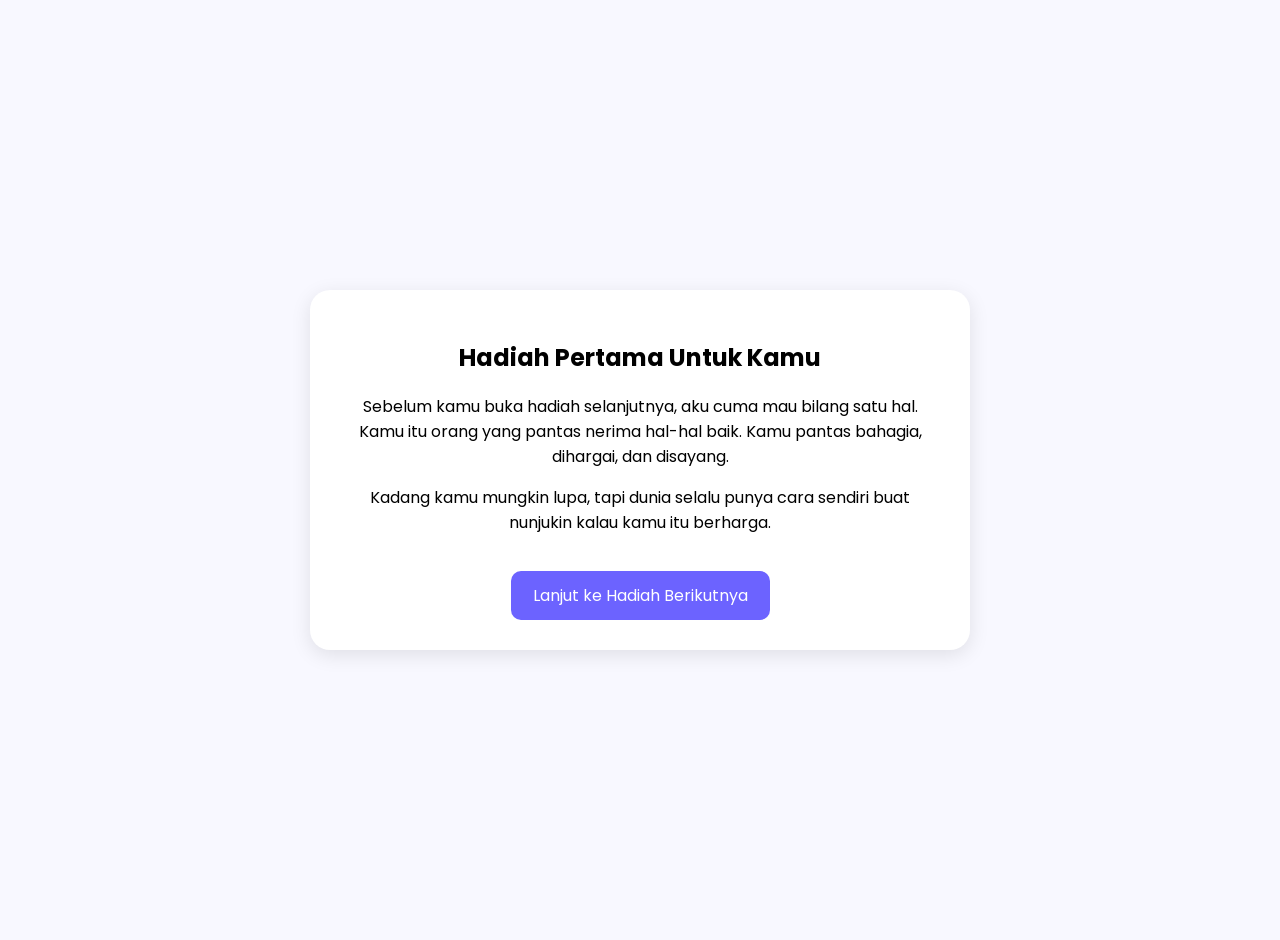
<file: project gabut/hadiah/hadiah.html>
<!DOCTYPE html>
<html lang="en">

<head>
  <meta charset="UTF-8" />
  <meta name="viewport" content="width=device-width, initial-scale=1.0" />
  <title>Hadiah Untuk Kamu</title>

  <link rel="preconnect" href="https://fonts.googleapis.com">
  <link rel="preconnect" href="https://fonts.gstatic.com" crossorigin>
  <link href="https://fonts.googleapis.com/css2?family=Poppins:wght@300;400&display=swap" rel="stylesheet">

  <style>
    body {
      margin: 0;
      padding: 0;
      font-family: Poppins, sans-serif;
      background: #f8f8ff;
      display: flex;
      justify-content: center;
      align-items: center;
      height: 100vh;
      text-align: center;
      padding: 20px;
    }

    .box {
      background: white;
      padding: 30px;
      border-radius: 20px;
      max-width: 600px;
      box-shadow: 0 5px 20px rgba(0, 0, 0, 0.1);
      animation: fade 1.5s ease;
    }

    @keyframes fade {
      from { opacity: 0; transform: translateY(20px); }
      to { opacity: 1; transform: translateY(0); }
    }

    a.button {
      margin-top: 20px;
      display: inline-block;
      padding: 12px 22px;
      border-radius: 10px;
      background: #6c63ff;
      color: white;
      text-decoration: none;
      font-weight: 400;
      transition: 0.3s;
    }

    a.button:hover {
      background: #5850e6;
    }
  </style>
</head>

<body>

  <div class="box">
    <h2>Hadiah Pertama Untuk Kamu</h2>
    <p style="margin-top: 15px;">
      Sebelum kamu buka hadiah selanjutnya, aku cuma mau bilang satu hal.
      Kamu itu orang yang pantas nerima hal-hal baik.
      Kamu pantas bahagia, dihargai, dan disayang.
    </p>
    <p style="margin-top: 10px;">
      Kadang kamu mungkin lupa, tapi dunia selalu punya cara sendiri buat nunjukin kalau kamu itu berharga.
    </p>
    
    <a class="button" href="hadiah2.html">Lanjut ke Hadiah Berikutnya</a>
  </div>

</body>
</html>
</file>
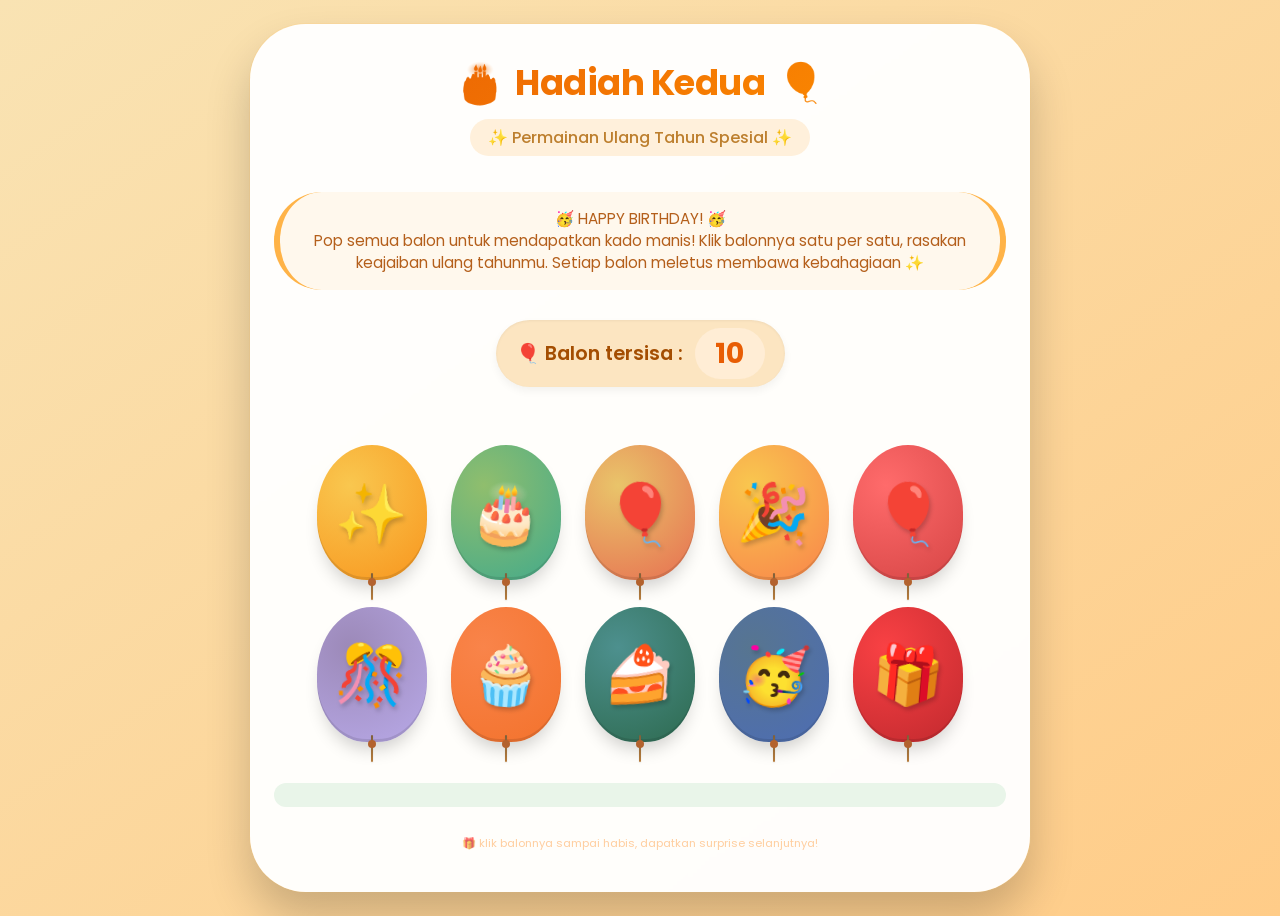
<file: project gabut/hadiah/hadiah2.html>
<!doctype html>
<html lang="id">
  <head>
    <meta charset="UTF-8" />
    <meta name="viewport" content="width=device-width, initial-scale=1.0, user-scalable=yes" />
    <title>Hadiah Kedua - Permainan Ulang Tahun 🎂</title>

    <!-- Google Fonts -->
    <link rel="preconnect" href="https://fonts.googleapis.com" />
    <link rel="preconnect" href="https://fonts.gstatic.com" crossorigin />
    <link href="https://fonts.googleapis.com/css2?family=Poppins:wght@300;400;500;600;700&display=swap" rel="stylesheet" />

    <style>
      * {
        margin: 0;
        padding: 0;
        box-sizing: border-box;
        user-select: none; /* mencegah highlight teks saat klik cepat */
      }

      body {
        background: linear-gradient(145deg, #f9e3b3 0%, #ffcc88 100%);
        font-family: 'Poppins', sans-serif;
        min-height: 100vh;
        display: flex;
        justify-content: center;
        align-items: center;
        padding: 24px 16px;
        margin: 0;
        position: relative;
        cursor: default;
      }

      /* Kartu utama */
      .birthday-card {
        background: rgba(255, 255, 255, 0.96);
        backdrop-filter: blur(1px);
        border-radius: 56px;
        max-width: 780px;
        width: 100%;
        padding: 30px 24px 40px;
        box-shadow:
          0 25px 45px rgba(0, 0, 0, 0.2),
          0 0 0 1px rgba(255, 215, 150, 0.5);
        text-align: center;
        transition: all 0.2s ease;
        animation: glowPulse 2s infinite alternate;
      }

      @keyframes glowPulse {
        0% {
          box-shadow:
            0 20px 40px rgba(0, 0, 0, 0.15),
            0 0 0 2px #ffe0a3;
        }
        100% {
          box-shadow:
            0 28px 50px rgba(0, 0, 0, 0.25),
            0 0 0 4px #ffbc6e;
        }
      }

      /* Judul dengan dekorasi */
      .title {
        font-size: 2.2rem;
        font-weight: 700;
        background: linear-gradient(135deg, #e85d04, #ff9100);
        background-clip: text;
        -webkit-background-clip: text;
        color: transparent;
        margin-bottom: 8px;
        letter-spacing: -0.5px;
        display: flex;
        justify-content: center;
        align-items: center;
        gap: 12px;
        flex-wrap: wrap;
      }

      .title span {
        font-size: 2.4rem;
      }

      .sub {
        font-size: 1rem;
        color: #bd7f2e;
        background: #fff0db;
        display: inline-block;
        padding: 6px 18px;
        border-radius: 60px;
        margin-bottom: 20px;
        font-weight: 500;
        backdrop-filter: blur(2px);
      }

      /* Pesan manis */
      .birthday-message {
        background: #fff8ed;
        padding: 16px 18px;
        border-radius: 48px;
        margin: 16px 0 20px;
        font-size: 0.95rem;
        font-weight: 400;
        color: #b45f1b;
        border-left: 6px solid #ffb347;
        border-right: 6px solid #ffb347;
        line-height: 1.45;
      }

      .counter-box {
        background: #fce5c1;
        border-radius: 100px;
        display: inline-flex;
        align-items: center;
        gap: 12px;
        padding: 8px 20px;
        margin: 10px 0 20px;
        font-weight: 600;
        font-size: 1.2rem;
        color: #a44e02;
        box-shadow:
          inset 0 1px 3px rgba(0, 0, 0, 0.05),
          0 4px 8px rgba(0, 0, 0, 0.05);
      }

      .counter-number {
        background: #ffedd5;
        padding: 4px 14px;
        border-radius: 60px;
        font-size: 1.8rem;
        font-weight: 700;
        color: #e85d04;
        min-width: 70px;
        display: inline-block;
      }

      /* wadah balon - gaya grid / flex */
      .balloons-field {
        display: flex;
        flex-wrap: wrap;
        justify-content: center;
        gap: 24px;
        margin: 28px 0 28px;
        padding: 10px 5px;
        min-height: 320px;
        transition: all 0.2s;
      }

      /* Gaya balon (animasi mengambang + klik) */
      .balloon {
        width: 110px;
        height: 135px;
        background: radial-gradient(circle at 30% 30%, #ff8c69, #e6452c);
        border-radius: 50% 50% 45% 45%;
        position: relative;
        cursor: pointer;
        display: flex;
        align-items: center;
        justify-content: center;
        transition: all 0.15s cubic-bezier(0.2, 0.9, 0.4, 1.1);
        box-shadow:
          0 12px 18px -6px rgba(0, 0, 0, 0.2),
          inset 0 -3px 0 rgba(0, 0, 0, 0.1);
        animation: floatBalloon 2.5s infinite ease-in-out;
        will-change: transform;
      }

      /* animasi melayang berbeda tiap balon (variasi via nth-child) tapi nanti di style dynamic & random */
      @keyframes floatBalloon {
        0% {
          transform: translateY(0px) rotate(0deg);
        }
        50% {
          transform: translateY(-8px) rotate(2deg);
        }
        100% {
          transform: translateY(0px) rotate(0deg);
        }
      }

      /* efek hover & klik */
      .balloon:hover {
        transform: scale(1.03);
        filter: brightness(1.02);
        transition: 0.08s linear;
      }

      .balloon:active {
        transform: scale(0.92);
        filter: brightness(0.9);
      }

      /* ekor balon (tali) */
      .balloon::after {
        content: '';
        position: absolute;
        bottom: -20px;
        left: 50%;
        transform: translateX(-50%);
        width: 2px;
        height: 27px;
        background: linear-gradient(135deg, #7c5e3a, #b87c3a);
        border-radius: 1px;
        box-shadow: 0 1px 2px rgba(0, 0, 0, 0.1);
      }

      /* simpul kecil */
      .balloon::before {
        content: '';
        position: absolute;
        bottom: -6px;
        left: 50%;
        transform: translateX(-50%);
        width: 8px;
        height: 8px;
        background: #b3622e;
        border-radius: 50%;
        z-index: 2;
      }

      /* emoji di dalam balon */
      .balloon-emoji {
        font-size: 3.6rem;
        filter: drop-shadow(2px 3px 2px rgba(0, 0, 0, 0.2));
        transform: rotate(5deg);
        transition: 0.1s;
        pointer-events: none;
      }

      /* pesan selesai */
      .completion-area {
        margin: 12px auto 20px;
        padding: 12px;
        border-radius: 48px;
        background: #e9f5e9;
        transition: all 0.3s;
      }

      .congrats {
        font-size: 1.3rem;
        font-weight: bold;
        color: #bb5e00;
        background: #fff2df;
        padding: 12px 16px;
        border-radius: 60px;
        display: inline-block;
        margin-bottom: 20px;
        gap: 8px;
        flex-wrap: wrap;
        box-shadow: 0 2px 8px rgba(0, 0, 0, 0.05);
      }

      /* Tombol lanjut (semula disembunyikan) */
      .next-btn-wrapper {
        text-align: center;
        margin-top: 12px;
      }

      .btn-next {
        display: inline-block;
        background: linear-gradient(95deg, #6c63ff, #8a7eff);
        padding: 14px 36px;
        border-radius: 60px;
        font-size: 1.2rem;
        font-weight: 600;
        color: white;
        text-decoration: none;
        letter-spacing: 1px;
        transition: 0.2s;
        box-shadow: 0 8px 18px rgba(108, 99, 255, 0.3);
        border: none;
        cursor: pointer;
      }

      .btn-next:hover {
        background: linear-gradient(95deg, #5b52e0, #776bff);
        transform: scale(1.02);
        box-shadow: 0 12px 22px rgba(108, 99, 255, 0.4);
      }

      .btn-next:active {
        transform: scale(0.97);
      }

      /* aneka warna balon random via js tambahan style background variasi biar ceria */
      /* responsif */
      @media (max-width: 620px) {
        .birthday-card {
          padding: 20px 16px 30px;
        }
        .balloon {
          width: 85px;
          height: 105px;
        }
        .balloon-emoji {
          font-size: 2.6rem;
        }
        .balloon::after {
          height: 22px;
          bottom: -18px;
        }
        .title {
          font-size: 1.8rem;
        }
        .counter-number {
          font-size: 1.4rem;
          min-width: 55px;
        }
      }

      @media (max-width: 480px) {
        .balloon {
          width: 75px;
          height: 92px;
        }
        .balloon-emoji {
          font-size: 2.2rem;
        }
        .balloons-field {
          gap: 14px;
        }
      }

      /* efek pop lezat */
      .pop-effect {
        transition: 0.05s linear;
      }

      /* sentuhan confetti sederhana dari canvas */
      canvas.confetti-canvas {
        position: fixed;
        top: 0;
        left: 0;
        width: 100%;
        height: 100%;
        pointer-events: none;
        z-index: 999;
      }

      footer {
        font-size: 0.7rem;
        color: #ffba7a;
        margin-top: 28px;
        opacity: 0.7;
      }
    </style>
  </head>
  <body>
    <div class="birthday-card">
      <div class="title"><span>🎂</span> Hadiah Kedua <span>🎈</span></div>
      <div class="sub">✨ Permainan Ulang Tahun Spesial ✨</div>

      <div class="birthday-message">
        🥳 HAPPY BIRTHDAY! 🥳<br />
        Pop semua balon untuk mendapatkan kado manis! Klik balonnya satu per satu, rasakan keajaiban ulang tahunmu. Setiap balon meletus membawa kebahagiaan ✨
      </div>

      <!-- Statistik balon tersisa -->
      <div class="counter-box">
        🎈 Balon tersisa :
        <span class="counter-number" id="balloonsLeftCount">0</span>
      </div>

      <!-- Tempat balon-balon -->
      <div id="balloonsContainer" class="balloons-field"></div>

      <!-- Zona pesan saat permainan selesai -->
      <div id="completionMessage" class="completion-area"></div>

      <!-- Tempat tombol lanjut akan muncul setelah game menang -->
      <div id="nextButtonArea" class="next-btn-wrapper"></div>
      <footer>🎁 klik balonnya sampai habis, dapatkan surprise selanjutnya!</footer>
    </div>

    <script>
      (function () {
        // ---------- KONFIGURASI PERMAINAN ULANG TAHUN ----------
        const TOTAL_BALLOONS = 10; // 10 balon warna-warni untuk dipop
        let balloonsLeft = TOTAL_BALLOONS;
        let gameCompleted = false;

        // Elemen DOM
        const balloonsContainer = document.getElementById('balloonsContainer');
        const balloonsLeftSpan = document.getElementById('balloonsLeftCount');
        const completionMessageDiv = document.getElementById('completionMessage');
        const nextButtonArea = document.getElementById('nextButtonArea');

        // Data array untuk menyimpan elemen balon (optional)
        let activeBalloons = [];

        // Warna-warna cerah untuk balon (gradient dan solid)
        const colorPalette = [
          'radial-gradient(circle at 30% 30%, #FF6B6B, #D64545)', // merah
          'radial-gradient(circle at 30% 30%, #F9C74F, #F9844A)', // kuning-oranye
          'radial-gradient(circle at 30% 30%, #90BE6D, #43AA8B)', // hijau segar
          'radial-gradient(circle at 30% 30%, #577590, #4D6DB4)', // biru
          'radial-gradient(circle at 30% 30%, #F94144, #C1292E)', // merah marun
          'radial-gradient(circle at 30% 30%, #F9C74F, #F8961E)', // jeruk
          'radial-gradient(circle at 30% 30%, #9C89B8, #B8A9E8)', // ungu lembut
          'radial-gradient(circle at 30% 30%, #F9844A, #F3722C)', // salmon
          'radial-gradient(circle at 30% 30%, #4D908E, #2D6A4F)', // tosca
          'radial-gradient(circle at 30% 30%, #E9C46A, #E76F51)', // peach
        ];

        // Variasi emoji lucu di dalam balon (tema ulang tahun)
        const balloonEmojis = ['🎈', '🎉', '🎂', '🥳', '🎁', '✨', '🎊', '🧁', '🍰', '🎈'];

        // Helper: update tampilan jumlah balon tersisa
        function updateCounterUI() {
          balloonsLeftSpan.innerText = balloonsLeft;
        }

        // Efek konfeti sederhana (native, tanpa library)
        function burstConfetti() {
          // Buat canvas konfeti sederhana dengan partikel
          const canvas = document.createElement('canvas');
          canvas.className = 'confetti-canvas';
          document.body.appendChild(canvas);
          canvas.width = window.innerWidth;
          canvas.height = window.innerHeight;
          const ctx = canvas.getContext('2d');

          let particles = [];
          const colors = ['#FFD166', '#EF476F', '#06D6A0', '#118AB2', '#FFB347', '#F9C74F'];

          for (let i = 0; i < 130; i++) {
            particles.push({
              x: Math.random() * canvas.width,
              y: Math.random() * canvas.height - canvas.height,
              size: Math.random() * 7 + 3,
              color: colors[Math.floor(Math.random() * colors.length)],
              speedY: Math.random() * 4 + 3,
              speedX: (Math.random() - 0.5) * 1.5,
              rotation: Math.random() * 360,
              rotSpeed: (Math.random() - 0.5) * 5,
            });
          }

          let animationId;
          let startTime = performance.now();

          function drawConfetti(now) {
            if (!canvas.parentNode) return;
            ctx.clearRect(0, 0, canvas.width, canvas.height);
            let stillActive = false;
            for (let p of particles) {
              if (p.y < canvas.height + 50) stillActive = true;
              p.y += p.speedY;
              p.x += p.speedX;
              p.rotation += p.rotSpeed;
              ctx.save();
              ctx.translate(p.x, p.y);
              ctx.rotate((p.rotation * Math.PI) / 180);
              ctx.fillStyle = p.color;
              ctx.fillRect(-p.size / 2, -p.size / 2, p.size, p.size / 1.5);
              ctx.restore();
            }
            if (stillActive && performance.now() - startTime < 3500) {
              animationId = requestAnimationFrame(drawConfetti);
            } else {
              cancelAnimationFrame(animationId);
              canvas.remove();
            }
          }

          animationId = requestAnimationFrame(drawConfetti);
          // Hapus canvas setelah 3.5 detik max
          setTimeout(() => {
            if (canvas && canvas.parentNode) canvas.remove();
            if (animationId) cancelAnimationFrame(animationId);
          }, 3500);
        }

        // Fungsi saat permainan berhasil diselesaikan (semua balon meletus)
        function completeGame() {
          if (gameCompleted) return;
          gameCompleted = true;

          // Tampilkan pesan spesial ulang tahun
          completionMessageDiv.innerHTML = `
                <div class="congrats">
                    🎉🎂 SELAMAT ULANG TAHUN! 🎂🎉<br>
                    ✨ Kamu berhasil mem-pop semua balon! ✨<br>
                    💖 Semoga harimu dipenuhi cinta, tawa, dan kejutan manis 💖
                </div>
            `;

          // Buat tombol lanjut ke hadiah ketiga
          const nextBtn = document.createElement('a');
          nextBtn.href = 'hadiah3.html';
          nextBtn.className = 'btn-next';
          nextBtn.innerHTML = '🎁 Lanjut ke Hadiah Ketiga 🎁';
          nextButtonArea.innerHTML = ''; // bersihkan kalau ada
          nextButtonArea.appendChild(nextBtn);

          // Efek konfeti meriah!
          burstConfetti();

          // Animasi keren: ubah sedikit background card gemerlap
          const card = document.querySelector('.birthday-card');
          if (card) {
            card.style.transition = '0.4s';
            card.style.boxShadow = '0 0 0 6px #ffcd94, 0 25px 45px rgba(0,0,0,0.2)';
            setTimeout(() => {
              card.style.boxShadow = '0 20px 40px rgba(0,0,0,0.2), 0 0 0 3px #ffe0a3';
            }, 800);
          }
        }

        // Fungsi untuk memproses pop balon (event klik)
        function popBalloon(balloonElement, index) {
          if (gameCompleted) return;
          if (!balloonElement || !balloonElement.parentNode) return;

          // Efek "pop" cepat: kita hilangkan dengan animasi micro
          balloonElement.style.transform = 'scale(0)';
          balloonElement.style.opacity = '0';
          balloonElement.style.transition = '0.08s cubic-bezier(0.2, 0.9, 0.6, 1.2)';

          // Hapus dari DOM setelah animasi kecil (supaya terasa seperti meletus)
          setTimeout(() => {
            if (balloonElement && balloonElement.parentNode) {
              balloonElement.remove();
            }
          }, 70);

          // Kurangi jumlah balon tersisa
          balloonsLeft--;
          updateCounterUI();

          // (Opsional) efek suara hanya imajinasi tapi ngga perlu audio, cukup animasi dan getar kecil?
          // Hapus dari array aktif (tidak terlalu diperlukan)
          const findIdx = activeBalloons.indexOf(balloonElement);
          if (findIdx !== -1) activeBalloons.splice(findIdx, 1);

          // Jika tidak ada balon tersisa -> permainan selesai
          if (balloonsLeft === 0 && !gameCompleted) {
            completeGame();
          }
        }

        // Membuat balon baru dengan warna & emoji acak yang cantik
        function createBalloon(balloonIdNum) {
          const balloonDiv = document.createElement('div');
          balloonDiv.classList.add('balloon');

          // pilih warna berdasarkan indeks atau random meriah agar variatif
          const colorIdx = balloonIdNum % colorPalette.length;
          balloonDiv.style.background = colorPalette[colorIdx];
          // tambah sedikit variasi rotate animasi agar unik (float berbeda)
          const randomDelay = (Math.random() * 1.5).toFixed(2) + 's';
          balloonDiv.style.animationDelay = randomDelay;

          // Emoji di dalamnya (tema ulang tahun)
          const emojiIdx = balloonIdNum % balloonEmojis.length;
          const emojiSpan = document.createElement('span');
          emojiSpan.classList.add('balloon-emoji');
          emojiSpan.innerText = balloonEmojis[emojiIdx];
          balloonDiv.appendChild(emojiSpan);

          // tambahan efek shadow
          return balloonDiv;
        }

        // Generate semua balon dan pasang event listener
        function buildGame() {
          balloonsContainer.innerHTML = '';
          activeBalloons = [];
          balloonsLeft = TOTAL_BALLOONS;
          gameCompleted = false;
          updateCounterUI();

          // Kosongkan area pesan & tombol next jika ada sisa dari sebelumnya
          completionMessageDiv.innerHTML = '';
          nextButtonArea.innerHTML = '';

          // Buat balon-balon baru
          for (let i = 0; i < TOTAL_BALLOONS; i++) {
            const balloon = createBalloon(i);
            // tambahkan data atribut sederhana
            balloon.setAttribute('data-id', i);

            // Event listener pop (klik)
            balloon.addEventListener('click', (e) => {
              e.stopPropagation();
              // cegah multiple pop pada balon yang sama
              if (balloon.style.opacity === '0' || balloon.style.transform === 'scale(0)') return;
              if (gameCompleted) return;
              if (!balloonsContainer.contains(balloon)) return;

              // Panggil fungsi pop
              popBalloon(balloon, i);
            });

            balloonsContainer.appendChild(balloon);
            activeBalloons.push(balloon);
          }

          // Mengacak urutan tampilan (tidak mempengaruhi gameplay, hanya estetika)
          const items = Array.from(balloonsContainer.children);
          while (items.length) {
            balloonsContainer.appendChild(items.splice(Math.floor(Math.random() * items.length), 1)[0]);
          }
        }

        // Inisialisasi permainan
        buildGame();

        // Tambahan animasi kedip-kedip untuk judul
        const titleElem = document.querySelector('.title');
        if (titleElem) {
          setInterval(() => {
            if (!gameCompleted) return;
            // efek ketika sudah menang tidak penting, biarkan
          }, 500);
        }

        // Opsional: Untuk balon yang bergerak lebih dinamis, tambahkan variasi durasi animasi setiap balon
        // sudah diberikan animation delay saat create, sehingga unik.
        // Jika jendela diresize, tidak perlu rebuild (biarkan layout fleksibel)

        // Mencegah error navigasi jika double klik tombol lanjut secara cepat tidak masalah
        // Handler untuk tombol href sudah bekerja natural

        // sedikit hiasan: balon sisa diperbarui awalnya
        // total balon = TOTAL_BALLOONS

        // Guard untuk situasi jika ada klik membingungkan saat pop meletus dan sisa menjadi 0,
        // sukses trigger completeGame hanya sekali.
        // bonus: tambahkan efek sedikit getaran unik pada balon saat diklik tapi sudah ada scale
      })();
    </script>
  </body>
</html>
</file>
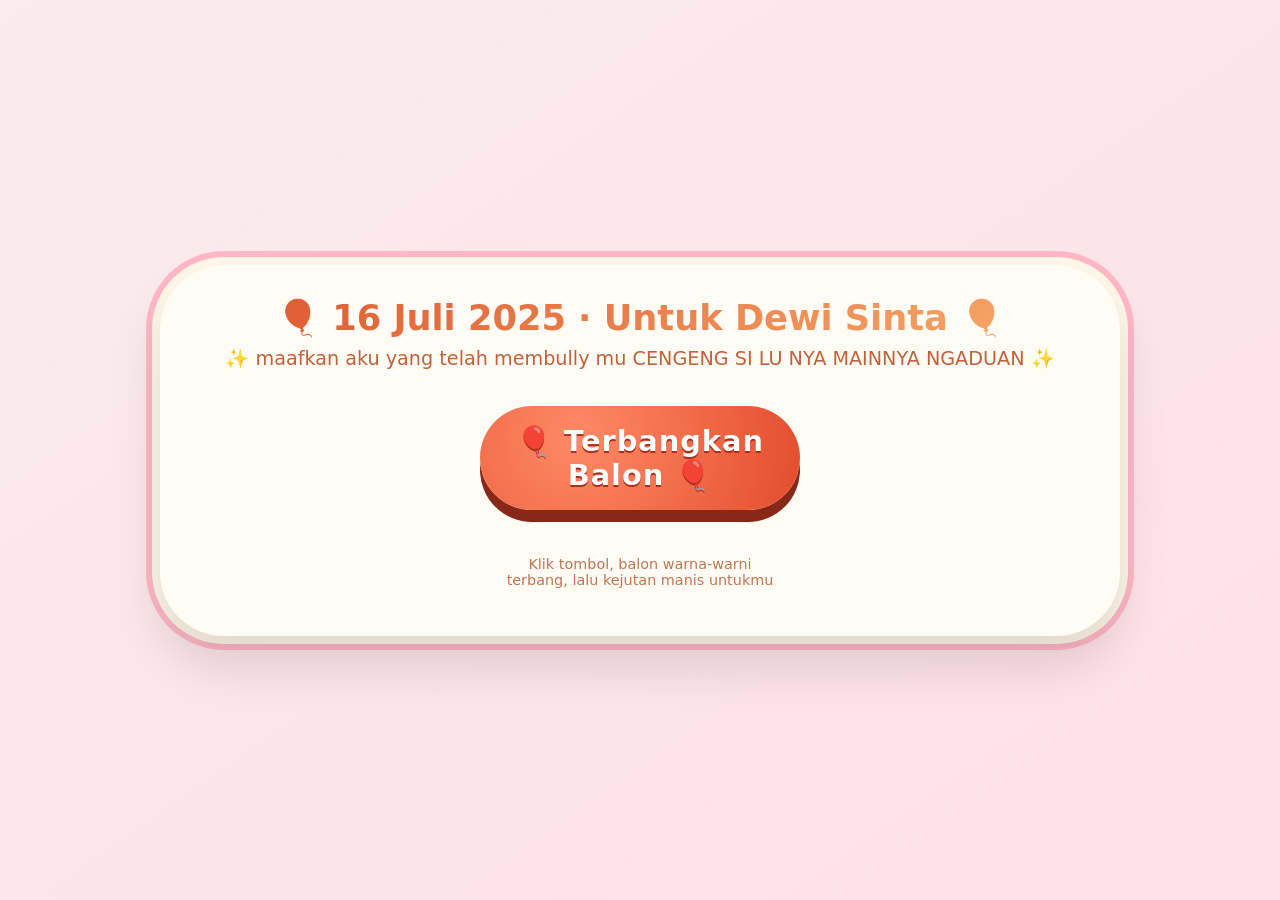
<file: project gabut/hadiah/hadiah4.html>
<!doctype html>
<html lang="id">
  <head>
    <meta charset="UTF-8" />
    <meta name="viewport" content="width=device-width, initial-scale=1.0, user-scalable=yes" />
    <title>🎂 Dewi Sinta · 16 Juli 2025 · Maafkan Aku 🎈</title>
    <style>
      * {
        margin: 0;
        padding: 0;
        box-sizing: border-box;
        user-select: none;
      }

      body {
        min-height: 100vh;
        background: linear-gradient(145deg, #f9ecec 0%, #ffe0e7 100%);
        font-family:
          'Poppins',
          'Inter',
          system-ui,
          -apple-system,
          'Segoe UI',
          sans-serif;
        overflow-x: hidden;
        display: flex;
        justify-content: center;
        align-items: center;
        padding: 24px;
        position: relative;
      }

      .main-card {
        max-width: 960px;
        width: 100%;
        background: rgba(255, 252, 245, 0.98);
        backdrop-filter: blur(4px);
        border-radius: 64px;
        box-shadow:
          0 30px 50px rgba(0, 0, 0, 0.12),
          0 0 0 8px #fff7e8,
          0 0 0 14px #ffb7c7;
        padding: 32px 28px 48px;
        text-align: center;
        transition: all 0.3s cubic-bezier(0.2, 0.9, 0.4, 1.1);
        z-index: 10;
      }

      .start-area {
        transition: 0.2s;
      }

      .btn-start {
        background: radial-gradient(circle at 30% 30%, #ff8a66, #e34d2c);
        border: none;
        padding: 18px 36px;
        font-size: 1.8rem;
        font-weight: 600;
        color: white;
        text-shadow: 0 2px 0 #aa2e1a;
        border-radius: 80px;
        cursor: pointer;
        box-shadow: 0 12px 0 #882818;
        transition: 0.07s linear;
        font-family: inherit;
        letter-spacing: 1px;
        width: 320px;
        margin: 24px auto;
      }

      .btn-start:active {
        transform: translateY(4px);
        box-shadow: 0 6px 0 #882818;
      }

      .gift-reveal {
        margin-top: 12px;
        animation: fadeInUp 0.7s ease;
      }

      .hidden {
        display: none;
      }

      .photo-frame {
        margin: 8px auto 24px;
        display: flex;
        justify-content: center;
      }

      .profile-photo {
        width: 220px;
        height: 220px;
        object-fit: cover;
        border-radius: 48% 52% 42% 58% / 55% 42% 58% 45%;
        box-shadow:
          0 25px 35px rgba(0, 0, 0, 0.2),
          0 0 0 8px #fff5e6,
          0 0 0 12px #ffa5c0;
        transition: transform 0.3s;
        background: #fce9db;
      }

      .cake-canvas-wrapper {
        margin: 15px auto 10px;
        display: flex;
        justify-content: center;
        position: relative;
        cursor: grab;
      }
      .cake-canvas-wrapper:active {
        cursor: grabbing;
      }

      canvas {
        border-radius: 48px;
        box-shadow: 0 24px 40px rgba(0, 0, 0, 0.18);
        background: #fef3e4;
        display: block;
        width: 100%;
        max-width: 600px;
        height: auto;
        cursor: grab;
        transition: transform 0.2s;
      }
      canvas:active {
        cursor: grabbing;
      }

      .cake-message {
        font-size: 0.85rem;
        margin-top: 12px;
        color: #c2643a;
        font-weight: 500;
        background: #fff2e2;
        display: inline-block;
        padding: 6px 20px;
        border-radius: 60px;
        box-shadow: 0 2px 8px rgba(0, 0, 0, 0.05);
        backdrop-filter: blur(2px);
      }

      .slice-instruction {
        margin-top: 12px;
        font-size: 0.9rem;
        background: #ffe8d4;
        display: inline-block;
        padding: 6px 18px;
        border-radius: 40px;
        color: #b9562e;
        font-weight: 500;
      }

      .forgiveness-message {
        background: #fff8f0;
        padding: 24px 20px;
        border-radius: 56px;
        margin: 28px 0 18px;
        box-shadow:
          inset 0 0 0 2px white,
          0 12px 24px rgba(0, 0, 0, 0.08);
      }

      .forgiveness-message h2 {
        font-size: 2rem;
        color: #d44c2c;
        letter-spacing: -0.3px;
        margin-bottom: 12px;
        font-weight: 700;
      }

      .forgiveness-message p {
        font-size: 1.2rem;
        color: #aa5e3e;
        font-weight: 500;
        line-height: 1.5;
      }

      .heart-icon {
        font-size: 2rem;
        animation: gentlePulse 1.6s infinite;
      }

      .balloon-canvas {
        position: fixed;
        top: 0;
        left: 0;
        width: 100%;
        height: 100%;
        pointer-events: none;
        z-index: 9999;
        overflow: hidden;
      }

      .flying-balloon {
        position: absolute;
        bottom: -100px;
        width: 80px;
        height: auto;
        pointer-events: none;
        filter: drop-shadow(2px 8px 12px rgba(0, 0, 0, 0.15));
        will-change: transform;
      }

      @keyframes flyUpBalloon {
        0% {
          transform: translateY(0) rotate(0deg);
          opacity: 1;
        }
        80% {
          opacity: 1;
        }
        100% {
          transform: translateY(-130vh) rotate(10deg);
          opacity: 0;
        }
      }

      @keyframes fadeInUp {
        from {
          opacity: 0;
          transform: translateY(30px);
        }
        to {
          opacity: 1;
          transform: translateY(0);
        }
      }

      @keyframes gentlePulse {
        0% {
          transform: scale(1);
          opacity: 0.7;
        }
        100% {
          transform: scale(1.1);
          opacity: 1;
        }
      }

      @keyframes knifeSwipeAnim {
        0% {
          transform: translateX(-80px) rotate(-40deg);
          opacity: 0;
        }
        20% {
          opacity: 1;
        }
        80% {
          opacity: 1;
        }
        100% {
          transform: translateX(200px) rotate(40deg);
          opacity: 0;
        }
      }

      .knife-animation {
        position: fixed;
        font-size: 48px;
        pointer-events: none;
        z-index: 10010;
        animation: knifeSwipeAnim 0.5s ease-in-out forwards;
        filter: drop-shadow(2px 4px 6px rgba(0, 0, 0, 0.3));
      }

      .greeting-title {
        font-size: 2.2rem;
        background: linear-gradient(135deg, #dd552e, #f8ac6a);
        background-clip: text;
        -webkit-background-clip: text;
        color: transparent;
        margin-bottom: 8px;
        font-weight: 700;
      }

      .btn-reset {
        background: #f8bc6c;
        border: none;
        padding: 10px 28px;
        font-size: 1rem;
        font-weight: 600;
        border-radius: 48px;
        color: #4f2a1a;
        cursor: pointer;
        margin-top: 18px;
        transition: 0.2s;
        box-shadow: 0 5px 0 #bf711f;
      }

      .btn-reset:active {
        transform: translateY(3px);
        box-shadow: 0 2px 0 #bf711f;
      }

      @media (max-width: 550px) {
        .main-card {
          padding: 22px 18px 36px;
        }
        .profile-photo {
          width: 160px;
          height: 160px;
        }
        .btn-start {
          width: 260px;
          font-size: 1.5rem;
        }
        .forgiveness-message h2 {
          font-size: 1.6rem;
        }
        .forgiveness-message p {
          font-size: 1rem;
        }
        .flying-balloon {
          width: 58px;
        }
        canvas {
          max-width: 320px;
        }
        .slice-instruction {
          font-size: 0.75rem;
        }
      }

      .smoke-particle {
        position: fixed;
        pointer-events: none;
        z-index: 10001;
        border-radius: 50%;
        filter: blur(7px);
        background: rgba(95, 75, 60, 0.55);
        animation: smokeRise 0.9s ease-out forwards;
      }

      .crumb-particle {
        position: fixed;
        pointer-events: none;
        z-index: 10002;
        border-radius: 50%;
        background: #e0aa7a;
        animation: crumbFall 0.8s ease-out forwards;
      }

      @keyframes smokeRise {
        0% {
          transform: translateY(0) scale(0.3);
          opacity: 0.7;
        }
        100% {
          transform: translateY(-80px) scale(1.7);
          opacity: 0;
        }
      }

      @keyframes crumbFall {
        0% {
          transform: translateY(0) scale(1);
          opacity: 0.9;
        }
        100% {
          transform: translateY(70px) scale(0.5);
          opacity: 0;
        }
      }
    </style>
  </head>
  <body>
    <div class="main-card">
      <!-- AWAL: tombol balon -->
      <div id="startArea" class="start-area">
        <div class="greeting-title">🎈 16 Juli 2025 · Untuk Dewi Sinta 🎈</div>
        <div style="font-size: 1.2rem; margin: 8px 0 12px; color: #c1613a">✨ maafkan aku yang telah membully mu CENGENG SI LU NYA MAINNYA NGADUAN ✨</div>
        <button id="triggerBalloonBtn" class="btn-start">🎈 Terbangkan Balon 🎈</button>
        <div style="margin-top: 22px; font-size: 0.9rem; color: #c07550; max-width: 280px; margin-left: auto; margin-right: auto">Klik tombol, balon warna-warni terbang, lalu kejutan manis untukmu</div>
      </div>

      <!-- AREA KEJUTAN setelah balon habis -->
      <div id="giftArea" class="gift-reveal hidden">
        <div class="photo-frame">
          <img class="profile-photo" src="https://images.unsplash.com/photo-1531123897727-8f129e1688ce?w=280&h=280&fit=crop" alt="Dewi Sinta" loading="lazy" />
        </div>

        <!-- Canvas kue modern & interaktif -->
        <div class="cake-canvas-wrapper">
          <canvas id="birthdayCakeCanvas" width="600" height="480" style="width: 100%; height: auto; max-width: 600px; cursor: grab"></canvas>
        </div>
        <div id="cakeStatusMsg" class="cake-message">✨ Klik lilin untuk menyalakan / memadamkan ✨</div>

        <!-- Instruksi potong kue dengan swipe -->
        <div id="sliceInstruction" class="slice-instruction">🍰 Geser jari/mouse di atas kue untuk memotong (seperti mengiris) 🍰</div>

        <!-- Kata maaf dan ucapan (SESUAI PERMINTAAN USER) -->
        <div class="forgiveness-message">
          <div class="heart-icon">💖🌸💖</div>
          <h2>Maafkan aku, Dewi Sinta</h2>
          <p>
            🌷 <strong>Selamat ulang tahun, 16 Juli 2025, Dewi Sinta</strong> 🌷<br />
            Maafkan aku yang telah membully mu LU NYA CENGENG NGADUAN. <strong style="font-size: 1.3rem">maafffffffffffffffffffff ya plissssssssssssssss</strong><br />
            Setiap balon yang terbang membawa sesalku yang terdalam. Kini lilin kue ini bisa kau nyalakan dan padamkan. Geser kue untuk memotongnya seperti di dunia nyata.<br />
            Aku benar-benar minta maaf atas segala perbuatan menyakitkan. Semoga hari spesialmu tetap indah dan kau selalu bahagia.<br />
            <strong>Happy Sweet 16 Juli 2025, Sinta yang baik hati 💐</strong><br />
            🙏 <strong>PLISSSSSS MAAFKAN AKU YA, SINTAAAA 🙏</strong>
          </p>
        </div>
        <button id="repeatBalloonBtn" class="btn-reset">🎈 Ulang Kejutan (Balon Lagi) 🎈</button>
      </div>
    </div>

    <div id="balloonContainer" class="balloon-canvas"></div>

    <script>
      (function () {
        // DOM elements
        const startArea = document.getElementById('startArea');
        const giftArea = document.getElementById('giftArea');
        const triggerBtn = document.getElementById('triggerBalloonBtn');
        const repeatBtn = document.getElementById('repeatBalloonBtn');
        const balloonContainer = document.getElementById('balloonContainer');
        const cakeCanvas = document.getElementById('birthdayCakeCanvas');
        const cakeStatusMsg = document.getElementById('cakeStatusMsg');
        const sliceInstructionDiv = document.getElementById('sliceInstruction');

        const CANVAS_W = 600;
        const CANVAS_H = 480;
        cakeCanvas.width = CANVAS_W;
        cakeCanvas.height = CANVAS_H;
        let ctx = cakeCanvas.getContext('2d');

        // State
        let candles = [
          { x: 260, y: 215, lit: true },
          { x: 300, y: 205, lit: true },
          { x: 340, y: 215, lit: true },
        ];
        let isSliced = false;
        let isRevealed = false;
        let activeBalloons = 0;
        let animationTimeout = null;
        let animFrame = null;

        // Gesture swipe
        let swipeStart = null;
        let isSwiping = false;
        let sliceTriggered = false;

        // =============== GAMBAR KUE UTUH ===============
        function drawWholeCake() {
          ctx.clearRect(0, 0, CANVAS_W, CANVAS_H);
          ctx.shadowBlur = 0;
          ctx.shadowColor = 'rgba(0,0,0,0.08)';

          ctx.fillStyle = '#FEEFCF';
          ctx.beginPath();
          ctx.ellipse(300, 415, 210, 65, 0, 0, Math.PI * 2);
          ctx.fill();
          ctx.fillStyle = '#F7E5C2';
          ctx.beginPath();
          ctx.ellipse(300, 410, 195, 58, 0, 0, Math.PI * 2);
          ctx.fill();

          ctx.fillStyle = '#EBC6A5';
          ctx.fillRect(170, 275, 260, 125);
          ctx.fillStyle = '#F3D2B3';
          ctx.fillRect(192, 215, 216, 80);
          ctx.fillStyle = '#CFA07A';
          ctx.fillRect(170, 273, 260, 6);
          ctx.fillRect(192, 213, 216, 5);

          ctx.fillStyle = '#FFF2E2';
          for (let i = 0; i < 24; i++) {
            let x = 180 + i * 22;
            ctx.beginPath();
            ctx.ellipse(x, 215, 11, 7, 0, 0, Math.PI * 2);
            ctx.fill();
          }
          ctx.fillStyle = '#FFF5EA';
          for (let i = 0; i < 26; i++) {
            let x = 174 + i * 20;
            ctx.beginPath();
            ctx.ellipse(x, 275, 12, 7, 0, 0, Math.PI * 2);
            ctx.fill();
          }
          ctx.fillStyle = '#FFE1C4';
          for (let d = 0; d < 10; d++) {
            let xOff = 190 + d * 32;
            ctx.beginPath();
            ctx.ellipse(xOff, 293, 7, 5, 0, 0, Math.PI * 2);
            ctx.fill();
          }
          ctx.fillStyle = '#D9B48B';
          ctx.fillRect(170, 325, 260, 3);
          ctx.fillRect(190, 255, 220, 3);

          for (let i = 0; i < candles.length; i++) {
            const c = candles[i];
            ctx.shadowBlur = 2;
            ctx.fillStyle = '#FDE2C0';
            ctx.fillRect(c.x - 8, c.y - 40, 16, 48);
            ctx.fillStyle = '#F9D6A8';
            ctx.fillRect(c.x - 6, c.y - 37, 12, 44);
            ctx.fillStyle = '#EBBF94';
            ctx.fillRect(c.x - 4, c.y - 18, 8, 4);
            ctx.beginPath();
            ctx.moveTo(c.x, c.y - 42);
            ctx.lineTo(c.x, c.y - 35);
            ctx.lineWidth = 2;
            ctx.strokeStyle = '#69452C';
            ctx.stroke();
            if (c.lit) {
              const flameGrad = ctx.createRadialGradient(c.x, c.y - 46, 3, c.x, c.y - 52, 10);
              flameGrad.addColorStop(0, '#FFD966');
              flameGrad.addColorStop(0.7, '#FF8C42');
              ctx.fillStyle = flameGrad;
              ctx.beginPath();
              ctx.moveTo(c.x, c.y - 52);
              ctx.quadraticCurveTo(c.x - 5, c.y - 60, c.x, c.y - 68);
              ctx.quadraticCurveTo(c.x + 5, c.y - 60, c.x, c.y - 52);
              ctx.fill();
              ctx.fillStyle = '#FFE484';
              ctx.beginPath();
              ctx.moveTo(c.x, c.y - 54);
              ctx.quadraticCurveTo(c.x - 2.5, c.y - 60, c.x, c.y - 64);
              ctx.quadraticCurveTo(c.x + 2.5, c.y - 60, c.x, c.y - 54);
              ctx.fill();
            }
          }

          ctx.font = "600 28px 'Poppins', 'Inter', system-ui";
          ctx.fillStyle = '#AD6940';
          ctx.fillText('🎂 Happy Birthday 🎂', 170, 445);
          ctx.font = "500 18px 'Poppins'";
          ctx.fillStyle = '#D98258';
          ctx.fillText('16 Juli 2025 · Dewi Sinta', 195, 475);
          ctx.shadowBlur = 0;
        }

        // =============== GAMBAR KUE TERPOTONG 6 BAGIAN ===============
        function drawSlicedCake() {
          ctx.clearRect(0, 0, CANVAS_W, CANVAS_H);
          ctx.shadowBlur = 0;
          ctx.fillStyle = '#FEEFCF';
          ctx.beginPath();
          ctx.ellipse(300, 415, 210, 65, 0, 0, Math.PI * 2);
          ctx.fill();
          ctx.fillStyle = '#F7E5C2';
          ctx.beginPath();
          ctx.ellipse(300, 410, 195, 58, 0, 0, Math.PI * 2);
          ctx.fill();

          const pieceWidth = 76;
          const pieceHeightTop = 78;
          const pieceHeightBottom = 123;
          const startX = 180;
          const startY_top = 215;
          const startY_bottom = 275;
          const gapX = 6;
          const gapY = 5;
          const colors = ['#EBC6A5', '#E8C2A0', '#ECCAAC', '#E5BE9A', '#EAC4A4', '#E7C09E'];

          let pieceIndex = 0;
          for (let row = 0; row < 2; row++) {
            let yBase = row === 0 ? startY_top : startY_bottom;
            let pieceH = row === 0 ? pieceHeightTop : pieceHeightBottom;
            for (let col = 0; col < 3; col++) {
              let xOff = startX + col * (pieceWidth + gapX);
              let yOff = yBase + (row === 0 ? 0 : gapY);
              let shiftX = (Math.random() - 0.5) * 3;
              let shiftY = (Math.random() - 0.5) * 2;
              let finalX = xOff + shiftX;
              let finalY = yOff + shiftY;

              ctx.save();
              ctx.beginPath();
              ctx.rect(finalX, finalY, pieceWidth, pieceH);
              ctx.clip();
              ctx.fillStyle = colors[pieceIndex % colors.length];
              ctx.fillRect(finalX, finalY, pieceWidth, pieceH);
              if (row === 0) {
                ctx.fillStyle = '#F3D2B3';
                ctx.fillRect(finalX, finalY, pieceWidth, 42);
                ctx.fillStyle = '#CFA07A';
                ctx.fillRect(finalX, finalY + 40, pieceWidth, 5);
              } else {
                ctx.fillStyle = '#FFF5EA';
                for (let i = 0; i < 4; i++) {
                  let fx = finalX + 10 + i * 18;
                  ctx.beginPath();
                  ctx.ellipse(fx, finalY + 5, 8, 5, 0, 0, Math.PI * 2);
                  ctx.fill();
                }
              }
              if (row === 0) {
                ctx.fillStyle = '#D9B48B';
                ctx.fillRect(finalX, finalY + 63, pieceWidth, 3);
              } else {
                ctx.fillStyle = '#D9B48B';
                ctx.fillRect(finalX, finalY + 53, pieceWidth, 3);
              }
              ctx.fillStyle = '#E0AA7A';
              for (let s = 0; s < 7; s++) {
                let rx = finalX + 10 + Math.random() * (pieceWidth - 20);
                let ry = finalY + 8 + Math.random() * (pieceH - 15);
                ctx.beginPath();
                ctx.arc(rx, ry, 1.5 + Math.random() * 2.5, 0, Math.PI * 2);
                ctx.fill();
              }
              ctx.restore();

              ctx.beginPath();
              ctx.strokeStyle = '#C88E62';
              ctx.lineWidth = 1.2;
              ctx.rect(finalX, finalY, pieceWidth, pieceH);
              ctx.stroke();
              pieceIndex++;
            }
          }

          for (let r = 0; r < 40; r++) {
            let angle = Math.random() * Math.PI * 2;
            let rad = 140 + Math.random() * 60;
            let xCrum = 300 + Math.cos(angle) * rad;
            let yCrum = 380 + Math.sin(angle) * 30 + Math.random() * 40;
            ctx.fillStyle = `rgba(188, 112, 66, ${0.5 + Math.random() * 0.4})`;
            ctx.beginPath();
            ctx.arc(xCrum, yCrum, 2 + Math.random() * 4, 0, Math.PI * 2);
            ctx.fill();
          }

          ctx.font = "600 28px 'Poppins', 'Inter', system-ui";
          ctx.fillStyle = '#AD6940';
          ctx.fillText('🎂 Happy Birthday 🎂', 170, 445);
          ctx.font = "500 18px 'Poppins'";
          ctx.fillStyle = '#D98258';
          ctx.fillText('16 Juli 2025 · Dewi Sinta', 195, 475);
        }

        function animateFlames() {
          if (!isRevealed || giftArea.classList.contains('hidden') || isSliced) {
            if (animFrame) cancelAnimationFrame(animFrame);
            animFrame = null;
            return;
          }
          drawWholeCake();
          const anyLit = candles.some((c) => c.lit);
          if (anyLit && !isSliced) {
            for (let i = 0; i < candles.length; i++) {
              if (candles[i].lit) {
                ctx.save();
                let flicker = 0.5 + Math.random() * 0.5;
                ctx.fillStyle = `rgba(255, 160, 60, ${flicker * 0.55})`;
                let offX = candles[i].x + (Math.random() - 0.5) * 4;
                let offY = candles[i].y - 52 + (Math.random() - 0.5) * 3;
                ctx.beginPath();
                ctx.moveTo(offX, offY - 4);
                ctx.quadraticCurveTo(offX - 3.5, offY - 10, offX, offY - 15);
                ctx.quadraticCurveTo(offX + 3.5, offY - 10, offX, offY - 4);
                ctx.fill();
                ctx.restore();
              }
            }
          }
          animFrame = requestAnimationFrame(animateFlames);
        }

        function createSoftSmoke(candleX, candleY) {
          const rect = cakeCanvas.getBoundingClientRect();
          const scaleX = cakeCanvas.width / rect.width;
          const scaleY = cakeCanvas.height / rect.height;
          const absX = rect.left + candleX / scaleX;
          const absY = rect.top + (candleY - 38) / scaleY;
          for (let i = 0; i < 10; i++) {
            const smoke = document.createElement('div');
            smoke.className = 'smoke-particle';
            const size = 6 + Math.random() * 12;
            smoke.style.width = size + 'px';
            smoke.style.height = size + 'px';
            smoke.style.left = absX + (Math.random() - 0.5) * 18 + 'px';
            smoke.style.top = absY + (Math.random() - 0.5) * 10 + 'px';
            smoke.style.backgroundColor = `rgba(110, 85, 70, ${0.35 + Math.random() * 0.35})`;
            smoke.style.animation = `smokeRise 0.85s ease-out forwards`;
            document.body.appendChild(smoke);
            setTimeout(() => smoke.remove(), 1000);
          }
        }

        function performSliceEffect() {
          const rect = cakeCanvas.getBoundingClientRect();
          for (let i = 0; i < 70; i++) {
            const crumb = document.createElement('div');
            crumb.className = 'crumb-particle';
            const size = 4 + Math.random() * 10;
            crumb.style.width = size + 'px';
            crumb.style.height = size + 'px';
            crumb.style.left = rect.left + rect.width / 2 + (Math.random() - 0.5) * 140 + 'px';
            crumb.style.top = rect.top + rect.height / 2 + (Math.random() - 0.5) * 100 + 'px';
            crumb.style.backgroundColor = `#cd8b62`;
            document.body.appendChild(crumb);
            setTimeout(() => crumb.remove(), 800);
          }
          const knife = document.createElement('div');
          knife.innerText = '🔪';
          knife.className = 'knife-animation';
          knife.style.top = rect.top + rect.height / 2 - 30 + 'px';
          knife.style.left = rect.left - 40 + 'px';
          document.body.appendChild(knife);
          setTimeout(() => knife.remove(), 600);
        }

        function sliceCakeBySwipe() {
          if (isSliced) return;
          isSliced = true;
          if (animFrame) cancelAnimationFrame(animFrame);
          animFrame = null;
          drawSlicedCake();
          performSliceEffect();
          cakeStatusMsg.innerText = '🎉 6 potongan kue! Selamat menikmati 🎉';
          if (sliceInstructionDiv) {
            sliceInstructionDiv.style.opacity = '0.5';
            sliceInstructionDiv.innerText = '🍰 Kue sudah dipotong! Selamat menikmati 🍰';
          }
        }

        // Swipe detection
        function getCanvasCoords(e) {
          const rect = cakeCanvas.getBoundingClientRect();
          const scaleX = cakeCanvas.width / rect.width;
          const scaleY = cakeCanvas.height / rect.height;
          let clientX, clientY;
          if (e.touches) {
            clientX = e.touches[0].clientX;
            clientY = e.touches[0].clientY;
          } else {
            clientX = e.clientX;
            clientY = e.clientY;
          }
          return { x: (clientX - rect.left) * scaleX, y: (clientY - rect.top) * scaleY };
        }

        function onPointerStart(e) {
          if (isSliced) return;
          if (!giftArea.classList.contains('hidden') && !isSliced) {
            e.preventDefault();
            swipeStart = getCanvasCoords(e);
            isSwiping = true;
            sliceTriggered = false;
            cakeCanvas.style.cursor = 'grabbing';
          }
        }

        function onPointerMove(e) {
          if (!isSwiping || isSliced || !swipeStart) return;
          if (!giftArea.classList.contains('hidden') && !isSliced && !sliceTriggered) {
            e.preventDefault();
            const current = getCanvasCoords(e);
            const distance = Math.hypot(current.x - swipeStart.x, current.y - swipeStart.y);
            if (distance > 30 && !sliceTriggered) {
              sliceTriggered = true;
              sliceCakeBySwipe();
              isSwiping = false;
              cakeCanvas.style.cursor = 'grab';
            }
          }
        }

        function onPointerEnd(e) {
          isSwiping = false;
          swipeStart = null;
          cakeCanvas.style.cursor = 'grab';
        }

        // Toggle lilin
        function toggleCandle(index) {
          if (isSliced) return;
          const candle = candles[index];
          if (candle.lit) {
            candle.lit = false;
            createSoftSmoke(candle.x, candle.y);
          } else {
            candle.lit = true;
          }
          const anyLit = candles.some((c) => c.lit);
          cakeStatusMsg.innerText = anyLit ? '🎂 Klik lilin untuk menyalakan / memadamkan 🎂' : '🕯️ Semua lilin padam. Klik lilin untuk menyalakan lagi 🕯️';
          drawWholeCake();
        }

        function resetCandlesLit() {
          candles.forEach((c) => (c.lit = true));
          cakeStatusMsg.innerText = '✨ Klik lilin untuk menyalakan / memadamkan ✨';
          drawWholeCake();
        }

        // Balloons & reveal
        const balloonSvgs = ['img/ballon1.svg', 'img/ballon2.svg', 'img/ballon3.svg'];
        function createBalloon() {
          const rand = Math.floor(Math.random() * balloonSvgs.length);
          const balloonImg = document.createElement('img');
          balloonImg.src = balloonSvgs[rand];
          balloonImg.className = 'flying-balloon';
          balloonImg.style.left = Math.random() * 80 + 10 + '%';
          const size = 65 + Math.random() * 35;
          balloonImg.style.width = size + 'px';
          const duration = 3 + Math.random() * 3;
          balloonImg.style.animation = `flyUpBalloon ${duration}s linear forwards`;
          balloonImg.style.transform = `rotate(${(Math.random() - 0.5) * 12}deg)`;
          balloonImg.addEventListener('animationend', () => {
            if (balloonImg.parentNode) balloonImg.remove();
            activeBalloons--;
            if (activeBalloons <= 0 && !isRevealed) {
              setTimeout(() => {
                if (!isRevealed && activeBalloons === 0) revealGiftNow();
              }, 150);
            }
          });
          balloonContainer.appendChild(balloonImg);
          activeBalloons++;
        }

        function clearAllBalloons() {
          while (balloonContainer.firstChild) balloonContainer.removeChild(balloonContainer.firstChild);
          activeBalloons = 0;
          if (animationTimeout) clearTimeout(animationTimeout);
        }

        function launchBalloons(total = 32) {
          clearAllBalloons();
          isRevealed = false;
          startArea.classList.remove('hidden');
          giftArea.classList.add('hidden');
          if (animationTimeout) clearTimeout(animationTimeout);
          let launched = 0;
          function next() {
            if (launched < total) {
              createBalloon();
              launched++;
              setTimeout(next, 60 + Math.random() * 80);
            } else {
              animationTimeout = setTimeout(() => {
                if (!isRevealed) {
                  clearAllBalloons();
                  if (!isRevealed) revealGiftNow();
                }
              }, 6500);
            }
          }
          next();
        }

        function revealGiftNow() {
          if (isRevealed) return;
          isRevealed = true;
          startArea.classList.add('hidden');
          giftArea.classList.remove('hidden');
          isSliced = false;
          sliceTriggered = false;
          if (sliceInstructionDiv) {
            sliceInstructionDiv.style.opacity = '1';
            sliceInstructionDiv.innerText = '🍰 Geser jari/mouse di atas kue untuk memotong (seperti mengiris) 🍰';
          }
          resetCandlesLit();
          drawWholeCake();
          if (animFrame) cancelAnimationFrame(animFrame);
          animFrame = requestAnimationFrame(animateFlames);
          giftArea.scrollIntoView({ behavior: 'smooth', block: 'center' });
        }

        // Event listeners
        cakeCanvas.addEventListener('mousedown', onPointerStart);
        window.addEventListener('mousemove', onPointerMove);
        window.addEventListener('mouseup', onPointerEnd);
        cakeCanvas.addEventListener('touchstart', onPointerStart, { passive: false });
        window.addEventListener('touchmove', onPointerMove, { passive: false });
        window.addEventListener('touchend', onPointerEnd);

        cakeCanvas.addEventListener('click', (e) => {
          if (!giftArea.classList.contains('hidden') && !isSliced && !sliceTriggered) {
            const rect = cakeCanvas.getBoundingClientRect();
            const scaleX = cakeCanvas.width / rect.width;
            const scaleY = cakeCanvas.height / rect.height;
            let clientX, clientY;
            if (e.touches) {
              clientX = e.touches[0].clientX;
              clientY = e.touches[0].clientY;
            } else {
              clientX = e.clientX;
              clientY = e.clientY;
            }
            const mouseX = (clientX - rect.left) * scaleX;
            const mouseY = (clientY - rect.top) * scaleY;
            for (let i = 0; i < candles.length; i++) {
              const c = candles[i];
              const centerX = c.x;
              const centerY = c.y - 30;
              const dx = mouseX - centerX;
              const dy = mouseY - centerY;
              if (Math.hypot(dx, dy) < 28) {
                toggleCandle(i);
                break;
              }
            }
          }
        });

        triggerBtn.addEventListener('click', () => {
          if (animationTimeout) clearTimeout(animationTimeout);
          clearAllBalloons();
          isRevealed = false;
          startArea.classList.remove('hidden');
          giftArea.classList.add('hidden');
          if (animFrame) cancelAnimationFrame(animFrame);
          launchBalloons(34);
        });

        repeatBtn.addEventListener('click', () => {
          clearAllBalloons();
          giftArea.classList.add('hidden');
          startArea.classList.remove('hidden');
          isRevealed = false;
          if (animFrame) cancelAnimationFrame(animFrame);
          launchBalloons(34);
          window.scrollTo({ top: 0, behavior: 'smooth' });
        });

        balloonSvgs.forEach((src) => {
          const img = new Image();
          img.src = src;
        });
        drawWholeCake();
        clearAllBalloons();
      })();
    </script>
  </body>
</html>
</file>
